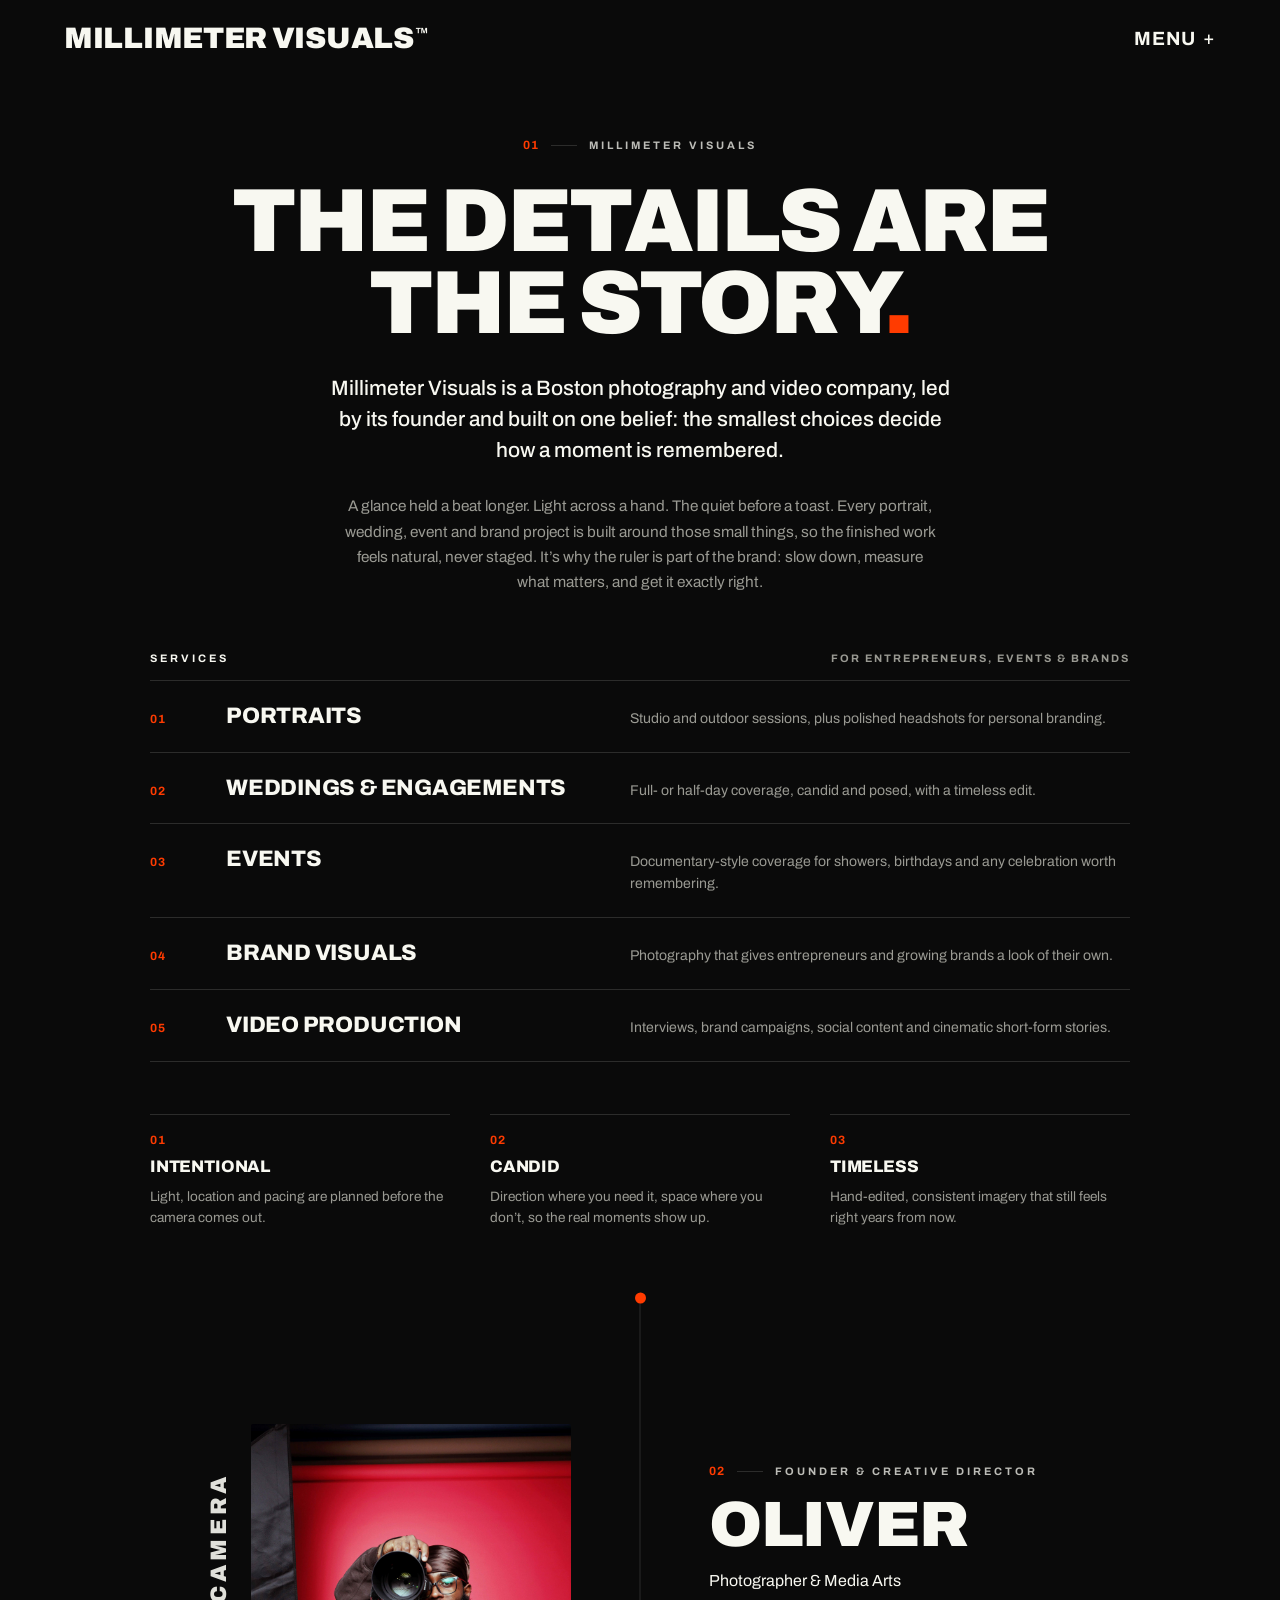
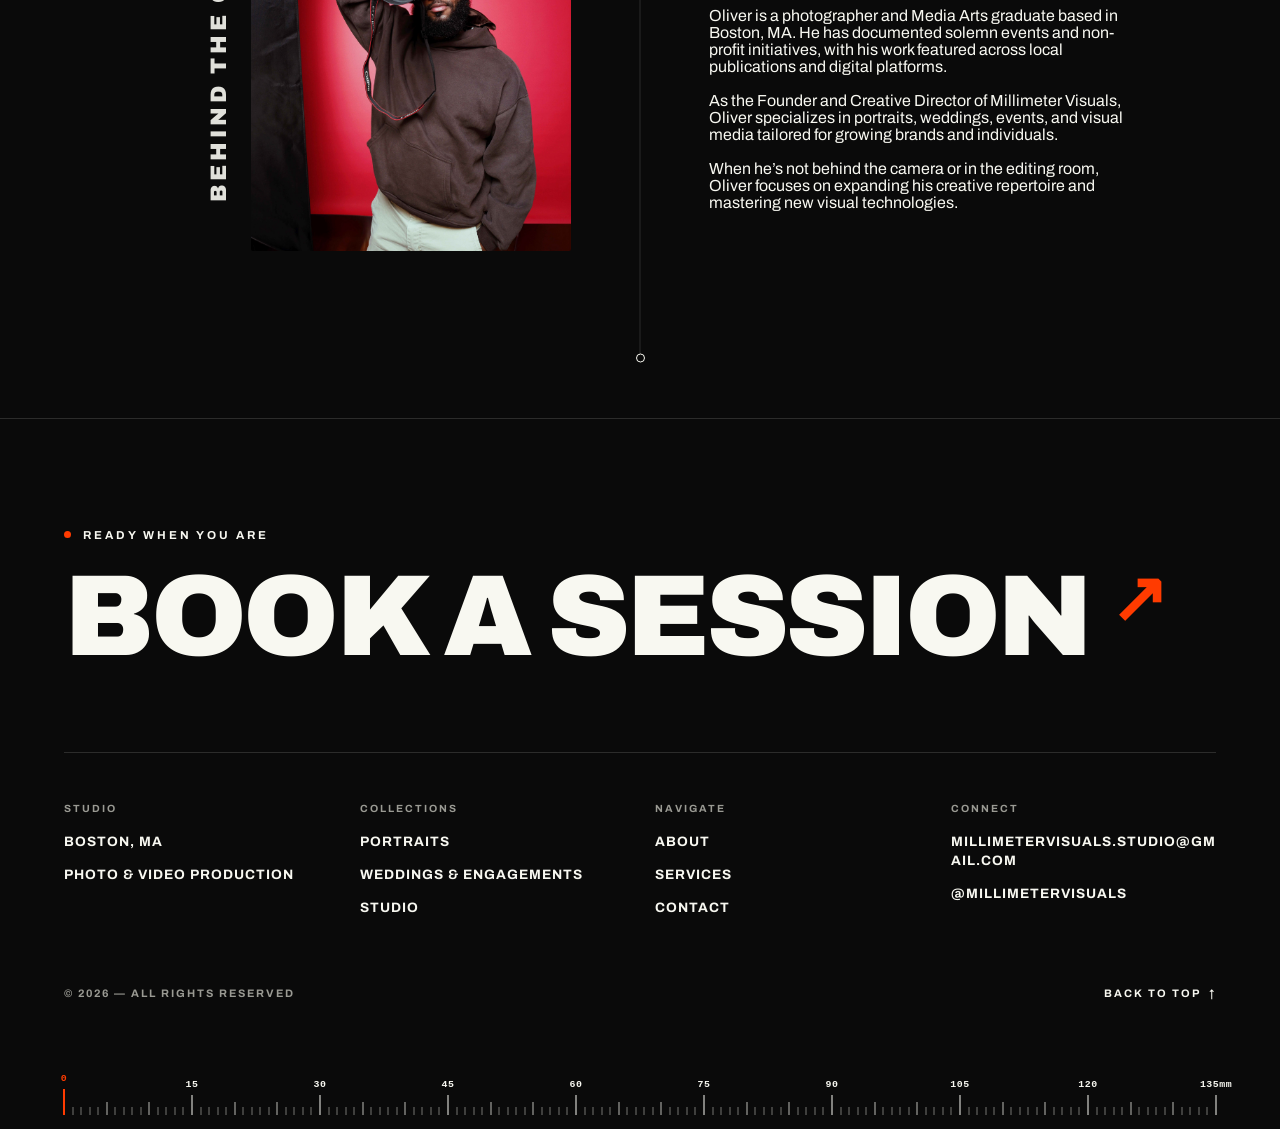
<file: Aboutme.html>
<!DOCTYPE html>
<html lang="en">

<head>
  <meta charset="UTF-8">
  <meta name="viewport" content="width=device-width, initial-scale=1.0">
  <title>About | Millimeter Visuals</title>

<link rel="canonical" href="https://millimetervisuals.com/about.html">

  <script>
        (function () {
            try {
                var nav = performance.getEntriesByType("navigation")[0];
                var type = nav ? nav.type : "navigate";
                var fromInside = false;
                if (document.referrer) {
                    fromInside = new URL(document.referrer).origin === location.origin;
                }
                if (type === "navigate" && !fromInside) {
                    document.documentElement.classList.add("has-intro");
                }
            } catch (e) { }
        })();
    </script>

    <script type="application/ld+json">
{
  "@context": "https://schema.org",
  "@graph": [
    {
      "@type": "WebSite",
      "@id": "https://millimetervisuals.com/#website",
      "url": "https://millimetervisuals.com/",
      "name": "Millimeter Visuals",
      "alternateName": [
        "MillimeterVisuals"
      ],
      "inLanguage": "en"
    },
    {
      "@type": "ProfessionalService",
      "@id": "https://millimetervisuals.com/#business",
      "name": "Millimeter Visuals",
      "alternateName": [
        "MillimeterVisuals"
      ],
      "url": "https://millimetervisuals.com/",
      "logo": "https://millimetervisuals.com/img/logo-512.png",
      "image": "https://millimetervisuals.com/img/logo-512.png",
      "description": "Boston photography and video production: portraits, weddings, events, brand visuals and corporate headshots.",
      "email": "millimetervisuals.studio@gmail.com",
      "areaServed": "Boston, MA",
      "sameAs": [
        "https://www.instagram.com/millimetervisuals"
      ],
      "address": {
        "@type": "PostalAddress",
        "addressLocality": "Boston",
        "addressRegion": "MA",
        "addressCountry": "US"
      }
    }
  ]
}
</script>
  
 <!-- FAVICON -->
    <link rel="icon" type="image/png" href="/img/favicon-32.png" sizes="32x32">
    <link rel="icon" type="image/png" href="/img/favicon-48.png" sizes="48x48">
    <link rel="icon" type="image/png" href="/img/favicon-192.png" sizes="192x192">
    <link rel="apple-touch-icon" href="/img/apple-touch-icon.png">
  
  <!-- STYLES -->
  <link rel="stylesheet" href="css/aboutme.css">

   <!-- JS -->
    <script src="js/protect.js" defer></script>

  <!-- FONT AWESOME -->
  <link rel="stylesheet" href="https://cdnjs.cloudflare.com/ajax/libs/font-awesome/6.5.0/css/all.min.css">

  <!-- GOOGLE FONTS -->
  <link rel="preconnect" href="https://fonts.googleapis.com">
  <link rel="preconnect" href="https://fonts.gstatic.com" crossorigin>
  <link href="https://fonts.googleapis.com/css2?family=Archivo:wght@400;500;600;700;900&display=swap" rel="stylesheet">
</head>

<body>

  <!-- NAV -->
  <header class="nav" id="siteNav">
    <a href="index.html" class="logo">MILLIMETER VISUALS<sup>™</sup></a>
    <button class="menu-btn" id="menuBtn" aria-expanded="false">MENU <span class="menu-plus">+</span></button>
  </header>

  <!-- FULLSCREEN MENU -->
  <div class="fullscreen-menu" id="fullscreenMenu">
    <div class="menu-inner">
      <nav class="fullscreen-nav">
        <a href="Aboutme.html"><span class="menu-num">01</span>ABOUT</a>
        <a href="Services.html"><span class="menu-num">02</span>SERVICES</a>
        <a href="contact.html"><span class="menu-num">03</span>CONTACT</a>
      </nav>
    </div>

    <!-- Fila de contacto -->
    <div class="menu-foot">
      <span class="menu-foot-item">Boston, MA</span>
      <a href="mailto:millimetervisuals.studio@gmail.com" class="menu-foot-item menu-foot-link">millimetervisuals.studio@gmail.com</a>
      <a href="https://www.instagram.com/millimetervisuals" target="_blank" rel="noopener" class="menu-foot-item menu-foot-link">@millimetervisuals</a>
    </div>

    <!-- Regla 0–135 mm -->
    <div class="mm-scale mm-scale--menu" data-mm-scale aria-hidden="true"></div>
  </div>
  
  <!-- MAIN CONTENT -->
  <main class="about-page">

    <!-- 01 — PRESENTACIÓN DE LA MARCA -->
    <section class="brand-intro" id="brandScreen">

      <span class="about-kicker">
        <span class="kicker-num">01</span>
        <span class="kicker-line"></span>
        <span class="kicker-label">Millimeter Visuals</span>
      </span>

      <h1 class="brand-headline">The details are the story<span class="dot">.</span></h1>

      <p class="brand-lead">
        Millimeter Visuals is a Boston photography and video company, led by its founder and built on one belief: the
        smallest choices decide how a moment is remembered.
      </p>

      <p class="brand-body">
        A glance held a beat longer. Light across a hand. The quiet before a toast. Every portrait, wedding, event and
        brand project is built around those small things, so the finished work feels natural, never staged. It’s why
        the ruler is part of the brand: slow down, measure what matters, and get it exactly right.
      </p>

      <div class="brand-services">
        <div class="brand-services-head">
          <span class="brand-services-title">Services</span>
          <span class="brand-services-for">For entrepreneurs, events &amp; brands</span>
        </div>

        <a href="Services.html" class="brand-service">
          <span class="service-num">01</span>
          <span class="service-name">Portraits</span>
          <span class="service-desc">Studio and outdoor sessions, plus polished headshots for personal branding.</span>
        </a>
        <a href="Services.html" class="brand-service">
          <span class="service-num">02</span>
          <span class="service-name">Weddings &amp; Engagements</span>
          <span class="service-desc">Full- or half-day coverage, candid and posed, with a timeless edit.</span>
        </a>
        <a href="Services.html" class="brand-service">
          <span class="service-num">03</span>
          <span class="service-name">Events</span>
          <span class="service-desc">Documentary-style coverage for showers, birthdays and any celebration worth remembering.</span>
        </a>
        <a href="Services.html" class="brand-service">
          <span class="service-num">04</span>
          <span class="service-name">Brand Visuals</span>
          <span class="service-desc">Photography that gives entrepreneurs and growing brands a look of their own.</span>
        </a>
        <a href="Services.html" class="brand-service">
          <span class="service-num">05</span>
          <span class="service-name">Video Production</span>
          <span class="service-desc">Interviews, brand campaigns, social content and cinematic short-form stories.</span>
        </a>
      </div>

      <div class="brand-pillars">
        <div class="brand-pillar">
          <span class="pillar-num">01</span>
          <h3 class="pillar-title">Intentional</h3>
          <p class="pillar-text">Light, location and pacing are planned before the camera comes out.</p>
        </div>
        <div class="brand-pillar">
          <span class="pillar-num">02</span>
          <h3 class="pillar-title">Candid</h3>
          <p class="pillar-text">Direction where you need it, space where you don’t, so the real moments show up.</p>
        </div>
        <div class="brand-pillar">
          <span class="pillar-num">03</span>
          <h3 class="pillar-title">Timeless</h3>
          <p class="pillar-text">Hand-edited, consistent imagery that still feels right years from now.</p>
        </div>
      </div>

    </section>

    <!-- LÍNEA CENTRAL + 02 — FOUNDER / ABOUT -->
    <div class="about-flow" id="aboutFlow">

      <div class="spine" aria-hidden="true">
        <span class="spine-fill"></span>
        <span class="spine-dot"></span>
        <span class="spine-end"></span>
      </div>

      <section class="founder-section" id="bioScreen">

        <!-- CONTENEDOR DE LA FOTO CON TEXTO VERTICAL A LA IZQUIERDA -->
        <div class="founder-media-wrapper">
          <span class="media-badge-vertical">BEHIND THE CAMERA</span>
          <div class="founder-media">
            <img src="img/IMG_5248.jpg" alt="Oliver — Founder & Creative Director, Millimeter Visuals">
          </div>
        </div>

        <div class="founder-info">
          <span class="about-kicker">
            <span class="kicker-num">02</span>
            <span class="kicker-line"></span>
            <span class="kicker-label">Founder &amp; Creative Director</span>
          </span>

          <h2 class="founder-name">Oliver</h2>
          <span class="founder-role">Photographer &amp; Media Arts</span>

          <p class="founder-bio">
            Oliver is a photographer and Media Arts graduate based in Boston, MA. He has documented solemn events and
            non-profit initiatives, with his work featured across local publications and digital platforms.
            <br><br>

            As the Founder and Creative Director of Millimeter Visuals, Oliver specializes in portraits, weddings,
            events, and visual media tailored for growing brands and individuals.
            <br><br>

            When he’s not behind the camera or in the editing room, Oliver focuses on expanding his creative repertoire
            and mastering new visual technologies.
          </p>

        </div>

      </section>
    </div>
  </main>

  <!-- FOOTER PRINCIPAL DE MARCA -->
  <footer class="site-footer" id="siteFooter">

    <!-- LLAMADA A LA ACCIÓN -->
    <div class="footer-cta">
      <p class="footer-eyebrow"><span class="dot"></span>Ready when you are</p>
      <a href="contact.html" class="footer-cta-link">
        <span>Book a session</span>
        <span class="footer-arrow" aria-hidden="true">↗</span>
      </a>
    </div>

    <!-- COLUMNAS -->
    <div class="footer-grid">

      <div class="footer-col">
        <span class="footer-col-title">Studio</span>
        <span class="footer-text">Boston, MA</span>
        <span class="footer-text">Photo &amp; Video Production</span>
      </div>

      <div class="footer-col">
        <span class="footer-col-title">Collections</span>
        <a href="index.html#portraitsGallery" class="footer-link">Portraits</a>
        <a href="index.html#weddingGallery" class="footer-link">Weddings &amp; Engagements</a>
        <a href="index.html#studioGallery" class="footer-link">Studio</a>
      </div>

      <div class="footer-col">
        <span class="footer-col-title">Navigate</span>
        <a href="aboutme.html" class="footer-link">About</a>
        <a href="Services.html" class="footer-link">Services</a>
        <a href="contact.html" class="footer-link">Contact</a>
      </div>

      <div class="footer-col">
        <span class="footer-col-title">Connect</span>
        <a href="mailto:millimetervisuals.studio@gmail.com" class="footer-link">millimetervisuals.studio@gmail.com</a>
        <a href="https://www.instagram.com/millimetervisuals" target="_blank" rel="noopener" class="footer-link">@millimetervisuals</a>
      </div>

    </div>

    <!-- FILA LEGAL -->
    <div class="footer-bottom">
      <span>© 2026 — All rights reserved</span>
      <a href="#" class="footer-top-link">Back to top <span aria-hidden="true">↑</span></a>
    </div>

    <!-- Regla 0–135 mm (la misma del home) -->
    <div class="mm-scale" data-mm-scale aria-hidden="true"></div>

  </footer>

  <!-- JS SCRIPTS -->
  <script>
    window.addEventListener("load", () => {
      document.body.classList.add("loaded");
    });

    // Transición de enlaces
    document.querySelectorAll("a").forEach(link => {
      link.addEventListener("click", function (e) {
        const href = this.getAttribute("href");
        if (href && !href.startsWith("#") && !href.startsWith("http") && !href.startsWith("mailto:") && !href.startsWith("tel:")) {
          e.preventDefault();
          document.body.classList.remove("loaded");
          setTimeout(() => { window.location = href; }, 400);
        }
      });
    });

    // REGLA 0–135 mm (menú + footer)
    document.querySelectorAll("[data-mm-scale]").forEach((el) => {
      const MAX = 135;
      const track = document.createElement("div");
      track.className = "mm-scale-track";
      for (let i = 0; i <= MAX; i++) {
        const tick = document.createElement("span");
        tick.className = "mm-tick";
        tick.style.left = (i / MAX * 100) + "%";
        if (i === 0) tick.classList.add("is-zero");
        else if (i % 15 === 0) tick.classList.add("is-major");
        else if (i % 5 === 0) tick.classList.add("is-mid");
        if (i % 15 === 0) {
          const num = document.createElement("span");
          num.className = "mm-num";
          num.textContent = i === MAX ? i + "mm" : i;
          tick.appendChild(num);
        }
        track.appendChild(tick);
      }
      el.appendChild(track);
    });

    // NAV: transparente arriba; se oscurece al hacer scroll
    const siteNav = document.getElementById("siteNav");
    if (siteNav) {
      const updateNavState = () => {
        siteNav.classList.toggle("is-scrolled", window.scrollY > 40);
      };
      updateNavState();
      window.addEventListener("scroll", updateNavState, { passive: true });
    }

    // MENÚ pantalla completa
    const menuBtn = document.getElementById("menuBtn");
    const fullscreenMenu = document.getElementById("fullscreenMenu");

    function isMenuOpen() {
      return !!fullscreenMenu && fullscreenMenu.classList.contains("active");
    }

    // Abre/cierra el menú y bloquea el scroll de la página mientras está abierto
    function setMenu(open) {
      if (!menuBtn || !fullscreenMenu) return;
      fullscreenMenu.classList.toggle("active", open);
      menuBtn.querySelector(".menu-plus").textContent = open ? "×" : "+";
      menuBtn.setAttribute("aria-expanded", open ? "true" : "false");
      document.body.style.overflow = open ? "hidden" : "";
    }

    if (menuBtn && fullscreenMenu) {
      menuBtn.addEventListener("click", () => setMenu(!isMenuOpen()));
    }

    document.addEventListener("keydown", (e) => {
      if (e.key === "Escape" && isMenuOpen()) setMenu(false);
    });

    // LÍNEA CENTRAL: se dibuja a medida que se baja hacia la bio
    const aboutFlow = document.getElementById("aboutFlow");
    const spine = aboutFlow ? aboutFlow.querySelector(".spine") : null;

    if (aboutFlow && spine) {
      const reduceMotion = window.matchMedia("(prefers-reduced-motion: reduce)").matches;
      let ticking = false;

      const updateSpine = () => {
        ticking = false;
        if (reduceMotion) {
          spine.style.setProperty("--spine", 1);
          return;
        }
        const rect = aboutFlow.getBoundingClientRect();
        const vh = window.innerHeight;
        const progress = (vh * 0.7 - rect.top) / (rect.height - 60);
        spine.style.setProperty("--spine", Math.min(1, Math.max(0, progress)).toFixed(3));
      };

      const requestSpine = () => {
        if (!ticking) {
          ticking = true;
          requestAnimationFrame(updateSpine);
        }
      };

      window.addEventListener("scroll", requestSpine, { passive: true });
      window.addEventListener("resize", requestSpine);
      updateSpine();
    }
  </script>
</body>

</html>
</file>
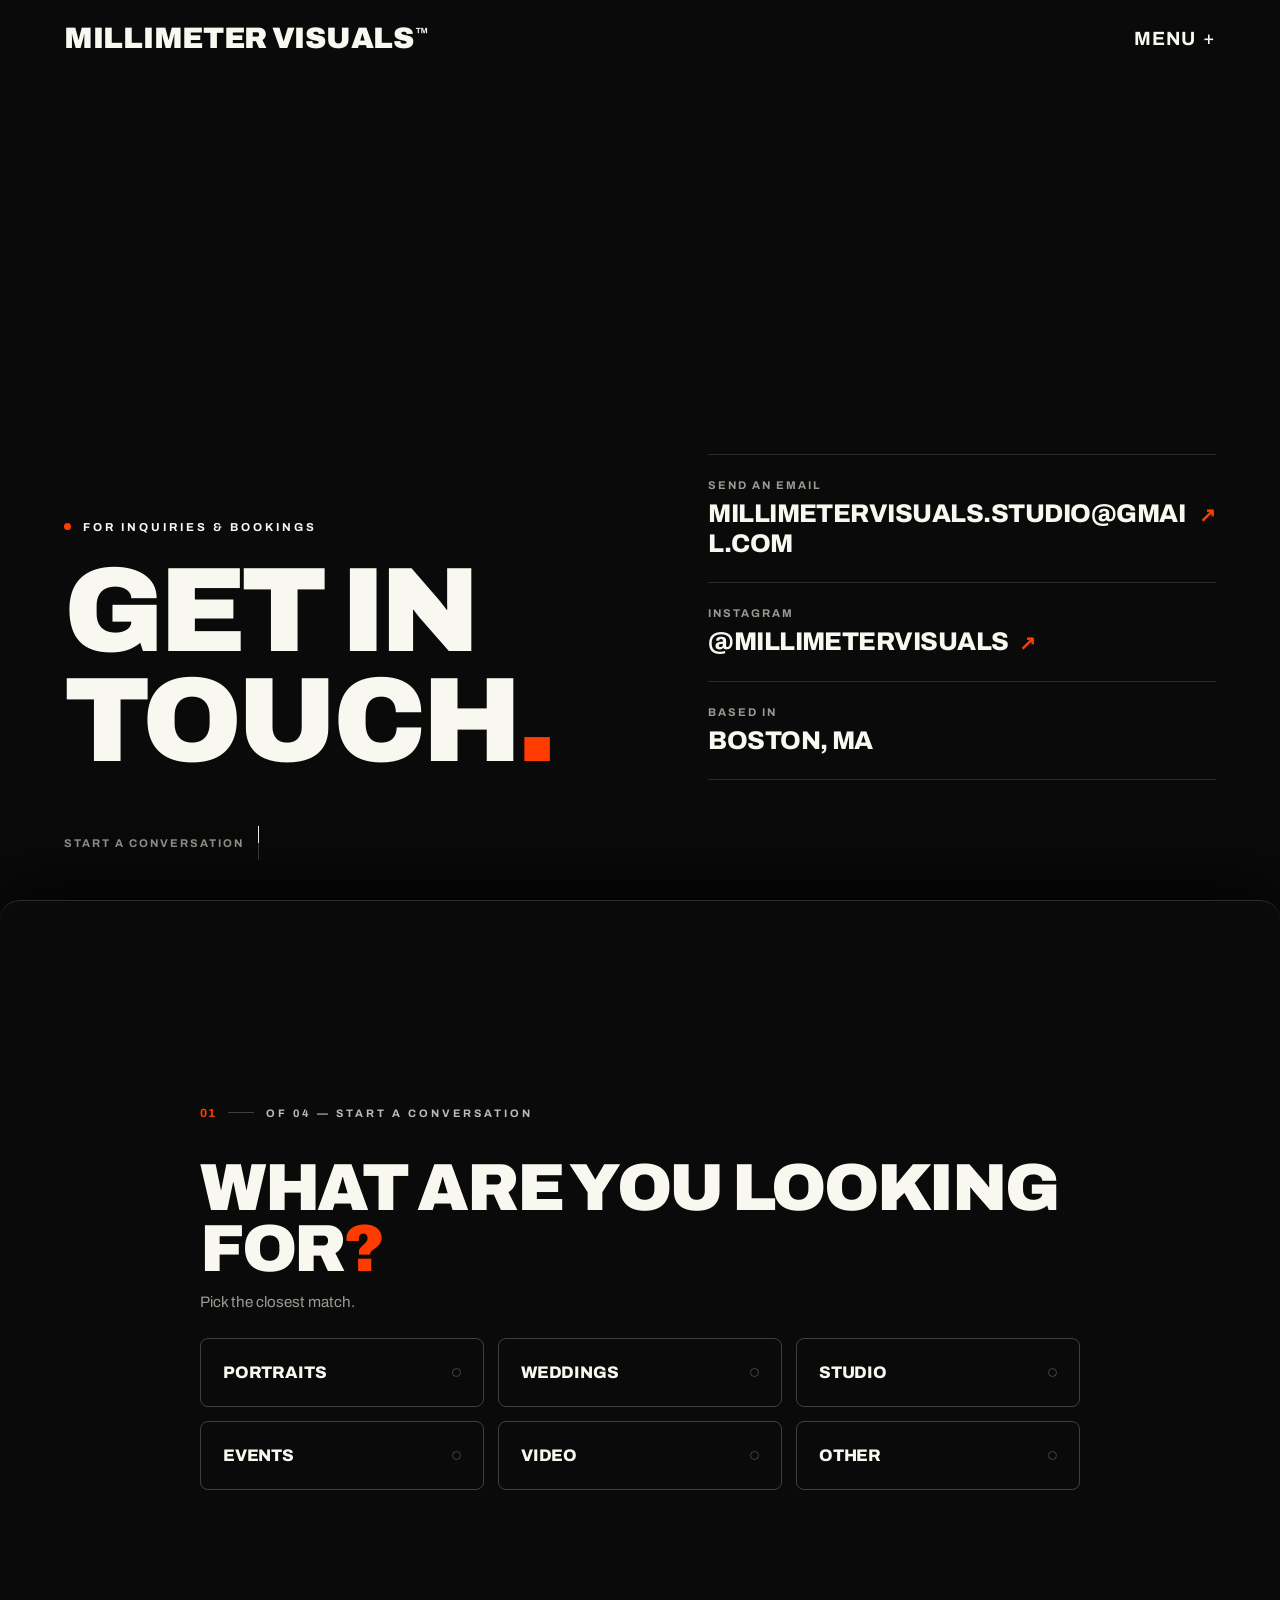
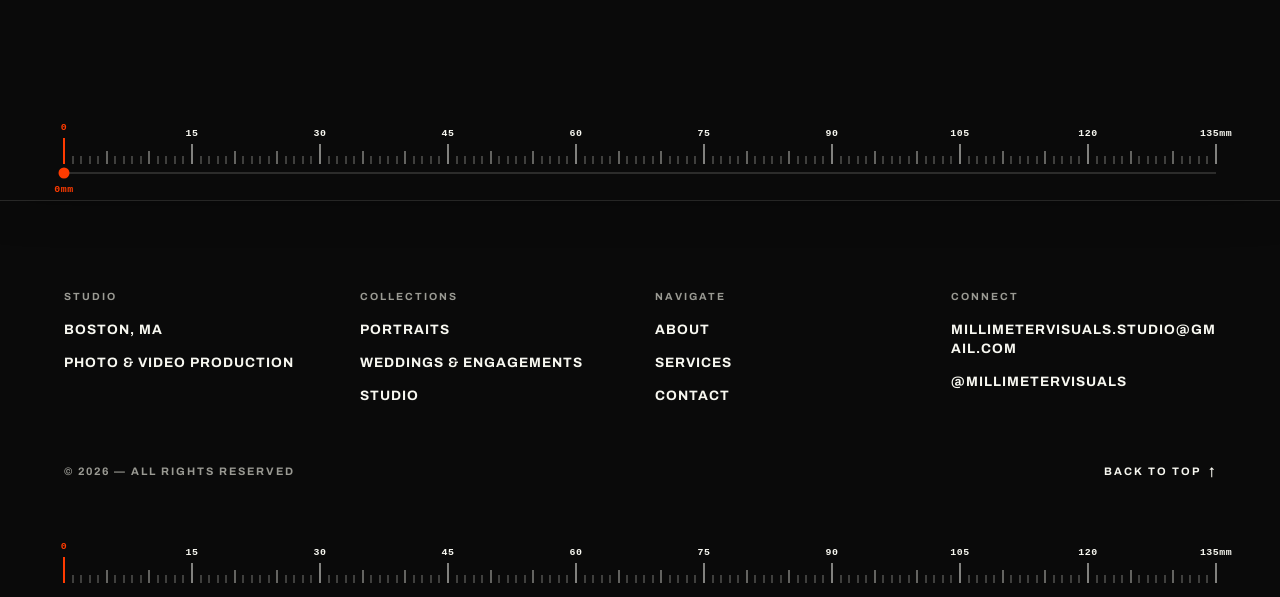
<file: contact.html>
<!DOCTYPE html>
<html lang="en">

<head>
  <meta charset="UTF-8">
  <meta name="viewport" content="width=device-width, initial-scale=1.0">

  <title>Contact | Millimeter Visuals</title>

<link rel="canonical" href="https://millimetervisuals.com/contact.html">

  <script>
        (function () {
            try {
                var nav = performance.getEntriesByType("navigation")[0];
                var type = nav ? nav.type : "navigate";
                var fromInside = false;
                if (document.referrer) {
                    fromInside = new URL(document.referrer).origin === location.origin;
                }
                if (type === "navigate" && !fromInside) {
                    document.documentElement.classList.add("has-intro");
                }
            } catch (e) { }
        })();
    </script>

    <script type="application/ld+json">
{
  "@context": "https://schema.org",
  "@graph": [
    {
      "@type": "WebSite",
      "@id": "https://millimetervisuals.com/#website",
      "url": "https://millimetervisuals.com/",
      "name": "Millimeter Visuals",
      "alternateName": [
        "MillimeterVisuals"
      ],
      "inLanguage": "en"
    },
    {
      "@type": "ProfessionalService",
      "@id": "https://millimetervisuals.com/#business",
      "name": "Millimeter Visuals",
      "alternateName": [
        "MillimeterVisuals"
      ],
      "url": "https://millimetervisuals.com/",
      "logo": "https://millimetervisuals.com/img/logo-512.png",
      "image": "https://millimetervisuals.com/img/logo-512.png",
      "description": "Boston photography and video production: portraits, weddings, events, brand visuals and corporate headshots.",
      "email": "millimetervisuals.studio@gmail.com",
      "areaServed": "Boston, MA",
      "sameAs": [
        "https://www.instagram.com/millimetervisuals"
      ],
      "address": {
        "@type": "PostalAddress",
        "addressLocality": "Boston",
        "addressRegion": "MA",
        "addressCountry": "US"
      }
    }
  ]
}
</script>

  <!-- FAVICON -->
    <link rel="icon" type="image/png" href="/img/favicon-32.png" sizes="32x32">
    <link rel="icon" type="image/png" href="/img/favicon-48.png" sizes="48x48">
    <link rel="icon" type="image/png" href="/img/favicon-192.png" sizes="192x192">
    <link rel="apple-touch-icon" href="/img/apple-touch-icon.png">

  <!-- CONTACT CSS -->
  <link rel="stylesheet" href="css/contact.css">

   <!-- JS -->
    <script src="js/protect.js" defer></script>

  <!-- FONT AWESOME -->
  <link rel="stylesheet" href="https://cdnjs.cloudflare.com/ajax/libs/font-awesome/6.5.0/css/all.min.css">

  <!-- GOOGLE FONTS -->
  <link rel="preconnect" href="https://fonts.googleapis.com">
  <link rel="preconnect" href="https://fonts.gstatic.com" crossorigin>

  <link href="https://fonts.googleapis.com/css2?family=Archivo:wght@400;500;600;700;900&display=swap" rel="stylesheet">
</head>

<body>

  <!-- =====================================================
        NAVIGATION — fijo siempre visible
  ====================================================== -->

  <header class="nav" id="siteNav">

    <a href="index.html" class="logo">
      MILLIMETER VISUALS<sup>™</sup>
    </a>

    <button class="menu-btn" id="menuBtn" aria-expanded="false">
      MENU
      <span class="menu-plus">+</span>
    </button>

  </header>


  <!-- =====================================================
        FULLSCREEN MENU
  ====================================================== -->

  <div class="fullscreen-menu" id="fullscreenMenu">

    <div class="menu-inner">

      <nav class="fullscreen-nav">

        <a href="Aboutme.html"><span class="menu-num">01</span>ABOUT</a>
        <a href="Services.html"><span class="menu-num">02</span>SERVICES</a>
        <a href="contact.html"><span class="menu-num">03</span>CONTACT</a>

      </nav>

    </div>

    <!-- Fila de contacto -->
    <div class="menu-foot">
      <span class="menu-foot-item">Boston, MA</span>
      <a href="mailto:millimetervisuals.studio@gmail.com"
        class="menu-foot-item menu-foot-link">millimetervisuals.studio@gmail.com</a>
      <a href="https://www.instagram.com/millimetervisuals" target="_blank" rel="noopener"
        class="menu-foot-item menu-foot-link">@millimetervisuals</a>
    </div>

    <!-- Regla 0–135 mm -->
    <div class="mm-scale mm-scale--menu" data-mm-scale aria-hidden="true"></div>

  </div>


  <!-- =====================================================
        MAIN CONTENT
        Pantalla 1: presentación (queda fija)
        Pantalla 2: formulario paso a paso (sube por encima)
  ====================================================== -->

  <main class="contact-page">

    <!-- =================================================
            CONTACT INTRO
      ================================================== -->

    <section class="contact-intro" id="contactIntro">

      <div class="intro-inner">

        <div class="intro-left">
          <p class="contact-kicker"><span class="dot"></span>For inquiries &amp; bookings</p>

          <h1 class="contact-headline">
            <span class="line"><span>Get in</span></span>
            <span class="line"><span>touch<span class="dot">.</span></span></span>
          </h1>
        </div>

        <div class="contact-rows">

          <!-- EMAIL -->
          <div class="contact-row">
            <span class="row-label">Send an email</span>
            <a href="mailto:millimetervisuals.studio@gmail.com" class="row-value">
              millimetervisuals.studio@gmail.com <span class="row-arrow" aria-hidden="true">↗</span>
            </a>
          </div>

          <!-- INSTAGRAM -->
          <div class="contact-row">
            <span class="row-label">Instagram</span>
            <a href="https://instagram.com/millimetervisuals" target="_blank" rel="noopener" class="row-value">
              @millimetervisuals <span class="row-arrow" aria-hidden="true">↗</span>
            </a>
          </div>

          <!-- LOCATION -->
          <div class="contact-row">
            <span class="row-label">Based in</span>
            <span class="row-value">Boston, MA</span>
          </div>

        </div>

        <a href="#start" class="intro-scroll">
          <span>Start a conversation</span>
          <span class="intro-scroll-line"></span>
        </a>

      </div>

    </section>


    <!-- =================================================
            BOOKING / FORM — paso a paso
      ================================================== -->

    <section class="booking-section" id="start">

      <div class="stepper" id="stepper">

        <div class="stepper-head">
          <span class="kicker-num" id="stepNow">01</span>
          <span class="kicker-line"></span>
          <span class="kicker-label">of <span id="stepTotal">04</span> — Start a conversation</span>
        </div>

        <!-- FORM -->

        <form class="contact-form" action="https://formspree.io/f/xjkpgbny" method="POST" novalidate>

          <!-- STEP 1 — SERVICE -->
          <div class="step is-active" data-step>

            <h2 class="step-title">What are you looking for<span class="dot">?</span></h2>
            <p class="step-hint">Pick the closest match.</p>

            <div class="chip-grid" role="radiogroup" aria-label="Service">
              <label class="chip"><input type="radio" name="service" value="Portraits" required><span class="chip-text">Portraits</span></label>
              <label class="chip"><input type="radio" name="service" value="Weddings" required><span class="chip-text">Weddings</span></label>
              <label class="chip"><input type="radio" name="service" value="Studio" required><span class="chip-text">Studio</span></label>
              <label class="chip"><input type="radio" name="service" value="Events" required><span class="chip-text">Events</span></label>
              <label class="chip"><input type="radio" name="service" value="Video" required><span class="chip-text">Video</span></label>
              <label class="chip"><input type="radio" name="service" value="Other" required><span class="chip-text">Other</span></label>
            </div>

            <p class="step-error" role="alert"></p>

          </div>


          <!-- STEP 2 — DATE -->
          <div class="step" data-step>

            <h2 class="step-title">When is it happening<span class="dot">?</span></h2>
            <p class="step-hint">Choose the preferred date.</p>

            <div class="form-group">
              <label for="date">Preferred date *</label>
              <input type="date" id="date" name="date" required>
            </div>

            <p class="step-error" role="alert"></p>

            <div class="step-actions">
              <button type="button" class="step-next" data-next>Continue <span aria-hidden="true">→</span></button>
              <button type="button" class="step-back" data-back>← Back</button>
            </div>

          </div>


          <!-- STEP 3 — CONTACT DETAILS -->
          <div class="step" data-step>

            <h2 class="step-title">Where should the reply go<span class="dot">?</span></h2>

            <div class="form-row">

              <div class="form-group">
                <label for="name">Full name *</label>
                <input type="text" id="name" name="name" placeholder="Your name" autocomplete="name" required>
              </div>

              <div class="form-group">
                <label for="email">Email *</label>
                <input type="email" id="email" name="email" placeholder="your@email.com" autocomplete="email" required>
              </div>

            </div>

            <div class="form-group">
              <label for="phone">Phone number</label>
              <input type="tel" id="phone" name="phone" placeholder="Your phone number" autocomplete="tel">
            </div>

            <p class="step-error" role="alert"></p>

            <div class="step-actions">
              <button type="button" class="step-next" data-next>Continue <span aria-hidden="true">→</span></button>
              <button type="button" class="step-back" data-back>← Back</button>
            </div>

          </div>


          <!-- STEP 4 — PROJECT + SUBMIT -->
          <div class="step" data-step>

            <h2 class="step-title">Anything else worth knowing<span class="dot">?</span></h2>
            <p class="step-hint">A few lines about the project help.</p>

            <div class="form-group message-group">
              <label for="message">About your project</label>
              <textarea id="message" name="message" placeholder="What are you planning?"></textarea>
            </div>

            <div class="form-group">
              <label for="referral">How did you find Millimeter Visuals?</label>
              <select id="referral" name="referral">
                <option value="">Select an option</option>
                <option value="Instagram">Instagram</option>
                <option value="Friend">Friend</option>
                <option value="Referral">Referral</option>
                <option value="Other">Other</option>
              </select>
            </div>

            <!-- EMAIL SUBJECT -->
            <input type="hidden" name="_subject" value="New Inquiry — Millimeter Visuals">

            <p class="step-error" id="formError" role="alert"></p>

            <!-- SUBMIT -->
            <div class="step-actions">
              <button type="submit" class="submit-button">SEND INQUIRY</button>
              <button type="button" class="step-back" data-back>← Back</button>
            </div>

          </div>

        </form>

        <!-- PANTALLA FINAL -->
        <div class="step-done" aria-live="polite">
          <h2 class="step-title">Sent<span class="dot">.</span></h2>
          <p class="form-success" id="formSuccess">Thank you. You'll hear back soon.</p>
          <div class="step-actions">
            <a href="index.html" class="step-next">Back to home <span aria-hidden="true">→</span></a>
          </div>
        </div>

      </div>

      <!-- REGLA 0–135 mm = progreso del formulario -->
      <div class="step-ruler" aria-hidden="true">
        <div class="mm-scale" data-mm-scale></div>
        <div class="step-progress">
          <span class="step-progress-fill" id="stepFill"></span>
          <span class="step-progress-head" id="stepHead">
            <span class="step-progress-label" id="stepMm">0mm</span>
          </span>
        </div>
      </div>

    </section>

  </main>


  <!-- =========================================================
       FOOTER PRINCIPAL (igual que home y About, sin el bloque
       "Book a session" porque esta ya es la página de contacto)
  ========================================================= -->
  <footer class="site-footer" id="siteFooter">

    <!-- COLUMNAS -->
    <div class="footer-grid">

      <div class="footer-col">
        <span class="footer-col-title">Studio</span>
        <span class="footer-text">Boston, MA</span>
        <span class="footer-text">Photo &amp; Video Production</span>
      </div>

      <div class="footer-col">
        <span class="footer-col-title">Collections</span>
        <a href="index.html#portraitsGallery" class="footer-link">Portraits</a>
        <a href="index.html#weddingGallery" class="footer-link">Weddings &amp; Engagements</a>
        <a href="index.html#studioGallery" class="footer-link">Studio</a>
      </div>

      <div class="footer-col">
        <span class="footer-col-title">Navigate</span>
        <a href="Aboutme.html" class="footer-link">About</a>
        <a href="Services.html" class="footer-link">Services</a>
        <a href="contact.html" class="footer-link">Contact</a>
      </div>

      <div class="footer-col">
        <span class="footer-col-title">Connect</span>
        <a href="mailto:millimetervisuals.studio@gmail.com" class="footer-link">millimetervisuals.studio@gmail.com</a>
        <a href="https://www.instagram.com/millimetervisuals" target="_blank" rel="noopener"
          class="footer-link">@millimetervisuals</a>
      </div>

    </div>

    <!-- FILA LEGAL -->
    <div class="footer-bottom">
      <span>© 2026 — All rights reserved</span>
      <a href="#" class="footer-top-link">Back to top <span aria-hidden="true">↑</span></a>
    </div>

    <!-- Regla 0–135 mm (la misma del home) -->
    <div class="mm-scale" data-mm-scale aria-hidden="true"></div>

  </footer>


  <!-- =====================================================
        JAVASCRIPT
  ====================================================== -->

  <script>

    /* PAGE FADE IN */

    window.addEventListener("load", () => {
      document.body.classList.add("loaded");
    });


    /* PAGE TRANSITIONS */

    document.querySelectorAll("a").forEach(link => {

      link.addEventListener("click", function (e) {

        const href = this.getAttribute("href");

        if (
          href &&
          !href.startsWith("#") &&
          !href.startsWith("http") &&
          !href.startsWith("mailto:") &&
          !href.startsWith("tel:")
        ) {

          e.preventDefault();

          document.body.classList.remove("loaded");

          setTimeout(() => {
            window.location = href;
          }, 400);

        }

      });

    });


    /* REGLA 0–135 mm (menú + formulario + footer) */

    document.querySelectorAll("[data-mm-scale]").forEach((el) => {
      const MAX = 135;
      const track = document.createElement("div");
      track.className = "mm-scale-track";
      for (let i = 0; i <= MAX; i++) {
        const tick = document.createElement("span");
        tick.className = "mm-tick";
        tick.style.left = (i / MAX * 100) + "%";
        if (i === 0) tick.classList.add("is-zero");
        else if (i % 15 === 0) tick.classList.add("is-major");
        else if (i % 5 === 0) tick.classList.add("is-mid");
        if (i % 15 === 0) {
          const num = document.createElement("span");
          num.className = "mm-num";
          num.textContent = i === MAX ? i + "mm" : i;
          tick.appendChild(num);
        }
        track.appendChild(tick);
      }
      el.appendChild(track);
    });


    /* NAV — transparente arriba; se oscurece al hacer scroll */

    const siteNav = document.getElementById("siteNav");

    if (siteNav) {

      const updateNavState = () => {
        siteNav.classList.toggle("is-scrolled", window.scrollY > 40);
      };

      updateNavState();

      window.addEventListener("scroll", updateNavState, { passive: true });

    }


    /* FULLSCREEN MENU */

    const menuBtn = document.getElementById("menuBtn");
    const fullscreenMenu = document.getElementById("fullscreenMenu");

    function isMenuOpen() {
      return !!fullscreenMenu && fullscreenMenu.classList.contains("active");
    }

    // Abre/cierra el menú y bloquea el scroll de la página mientras está abierto
    function setMenu(open) {
      if (!menuBtn || !fullscreenMenu) return;
      fullscreenMenu.classList.toggle("active", open);
      menuBtn.querySelector(".menu-plus").textContent = open ? "×" : "+";
      menuBtn.setAttribute("aria-expanded", open ? "true" : "false");
      document.body.style.overflow = open ? "hidden" : "";
    }

    if (menuBtn && fullscreenMenu) {
      menuBtn.addEventListener("click", () => setMenu(!isMenuOpen()));
    }


    /* POLICY */

    const policyButton = document.getElementById("policyButton");
    const policyOverlay = document.getElementById("policyOverlay");
    const policyClose = document.getElementById("policyClose");


    function openPolicy() {

      if (policyOverlay) {

        policyOverlay.classList.add("active");

        policyOverlay.setAttribute("aria-hidden", "false");

        document.body.classList.add("policy-open");

      }

    }


    function closePolicy() {

      if (policyOverlay) {

        policyOverlay.classList.remove("active");

        policyOverlay.setAttribute("aria-hidden", "true");

        document.body.classList.remove("policy-open");

      }

    }


    if (policyButton) {
      policyButton.addEventListener("click", openPolicy);
    }


    if (policyClose) {
      policyClose.addEventListener("click", closePolicy);
    }


    if (policyOverlay) {

      policyOverlay.addEventListener("click", (event) => {

        if (event.target === policyOverlay) {
          closePolicy();
        }

      });

    }


    /* ESC — cierra el menú y la política */

    document.addEventListener("keydown", (event) => {

      if (event.key !== "Escape") return;

      if (isMenuOpen()) setMenu(false);

      if (policyOverlay && policyOverlay.classList.contains("active")) {
        closePolicy();
      }

    });


    /* INTRO — se aleja y se oscurece mientras el formulario sube encima */

    (function initIntroDepth() {
      const intro = document.getElementById("contactIntro");
      const booking = document.getElementById("start");
      const reduceMotion = window.matchMedia("(prefers-reduced-motion: reduce)").matches;
      if (!intro || !booking || reduceMotion) return;

      let ticking = false;

      const update = () => {
        ticking = false;
        const vh = window.innerHeight;
        const p = Math.min(1, Math.max(0, 1 - booking.getBoundingClientRect().top / vh));
        intro.style.setProperty("--p", p.toFixed(3));
      };

      const request = () => {
        if (!ticking) {
          ticking = true;
          requestAnimationFrame(update);
        }
      };

      window.addEventListener("scroll", request, { passive: true });
      window.addEventListener("resize", request);
      update();
    })();


    /* FORMULARIO PASO A PASO + FORMSPREE */

    const stepper = document.getElementById("stepper");
    const contactForm = document.querySelector(".contact-form");

    if (stepper && contactForm) {

      const steps = Array.from(contactForm.querySelectorAll("[data-step]"));
      const stepNow = document.getElementById("stepNow");
      const stepTotal = document.getElementById("stepTotal");
      const stepFill = document.getElementById("stepFill");
      const stepHead = document.getElementById("stepHead");
      const stepMm = document.getElementById("stepMm");
      const formError = document.getElementById("formError");
      const isTouch = window.matchMedia("(pointer: coarse)").matches;

      let current = 0;

      stepTotal.textContent = String(steps.length).padStart(2, "0");

      // La fecha no puede ser anterior a hoy
      const dateInput = contactForm.querySelector('input[type="date"]');
      if (dateInput) {
        const local = new Date(Date.now() - new Date().getTimezoneOffset() * 60000);
        dateInput.min = local.toISOString().slice(0, 10);
      }

      // La regla marca el avance: 0 mm al inicio, 135 mm al terminar
      function setProgress(index) {
        const pct = steps.length > 1 ? index / (steps.length - 1) : 0;
        stepFill.style.transform = "scaleX(" + pct + ")";
        stepHead.style.left = (pct * 100) + "%";
        stepMm.textContent = Math.round(pct * 135) + "mm";
      }

      function showError(step, message) {
        const box = step.querySelector(".step-error");
        if (box) box.textContent = message || "";
      }

      function validateStep(step) {
        showError(step, "");

        const radios = step.querySelectorAll('input[type="radio"][required]');
        if (radios.length && !step.querySelector('input[type="radio"]:checked')) {
          showError(step, "Please choose one option.");
          return false;
        }

        const fields = step.querySelectorAll('input:not([type="radio"]), select, textarea');
        for (const field of fields) {
          if (!field.checkValidity()) {
            field.reportValidity();
            return false;
          }
        }
        return true;
      }

      function go(index, direction) {
        steps[current].classList.remove("is-active", "from-next", "from-prev");
        current = index;
        const step = steps[current];
        step.classList.add("is-active", direction > 0 ? "from-next" : "from-prev");

        stepNow.textContent = String(current + 1).padStart(2, "0");
        setProgress(current);

        if (!isTouch) {
          const first = step.querySelector('input:not([type="radio"]):not([type="hidden"]), select, textarea');
          if (first) setTimeout(() => first.focus({ preventScroll: true }), 350);
        }
      }

      function next() {
        if (!validateStep(steps[current])) return;
        if (current < steps.length - 1) go(current + 1, 1);
      }

      function back() {
        if (current > 0) go(current - 1, -1);
      }

      contactForm.addEventListener("click", (event) => {
        if (event.target.closest("[data-next]")) next();
        if (event.target.closest("[data-back]")) back();
      });

      // Al elegir un servicio, pasa solo al siguiente paso
      contactForm.querySelectorAll('input[name="service"]').forEach((radio) => {
        radio.addEventListener("change", () => {
          showError(steps[0], "");
          setTimeout(next, 280);
        });
      });

      // Enter avanza al siguiente paso en vez de enviar el formulario
      contactForm.addEventListener("keydown", (event) => {
        if (event.key === "Enter" && event.target.tagName === "INPUT") {
          event.preventDefault();
          if (current < steps.length - 1) next();
        }
      });

      contactForm.addEventListener("submit", async function (e) {

        e.preventDefault();

        if (current < steps.length - 1) {
          next();
          return;
        }

        if (!validateStep(steps[current])) return;

        const submitButton = contactForm.querySelector("button[type='submit']");

        submitButton.disabled = true;

        submitButton.textContent = "SENDING...";

        formError.textContent = "";


        const formData = new FormData(contactForm);


        try {

          const response = await fetch(contactForm.action, {
            method: "POST",
            body: formData,
            headers: {
              "Accept": "application/json"
            }
          });


          if (response.ok) {

            contactForm.reset();

            submitButton.textContent = "SENT";

            setProgress(steps.length - 1);

            stepper.classList.add("is-done");

          } else {

            submitButton.disabled = false;

            submitButton.textContent = "SEND INQUIRY";

            formError.textContent = "Something went wrong. Please try again or email millimetervisuals.studio@gmail.com.";

          }


        } catch (error) {

          submitButton.disabled = false;

          submitButton.textContent = "SEND INQUIRY";

          formError.textContent = "Something went wrong. Please try again or email millimetervisuals.studio@gmail.com.";

          console.error("Formspree error:", error);

        }

      });

      setProgress(0);

    }

  </script>

</body>

</html>
</file>
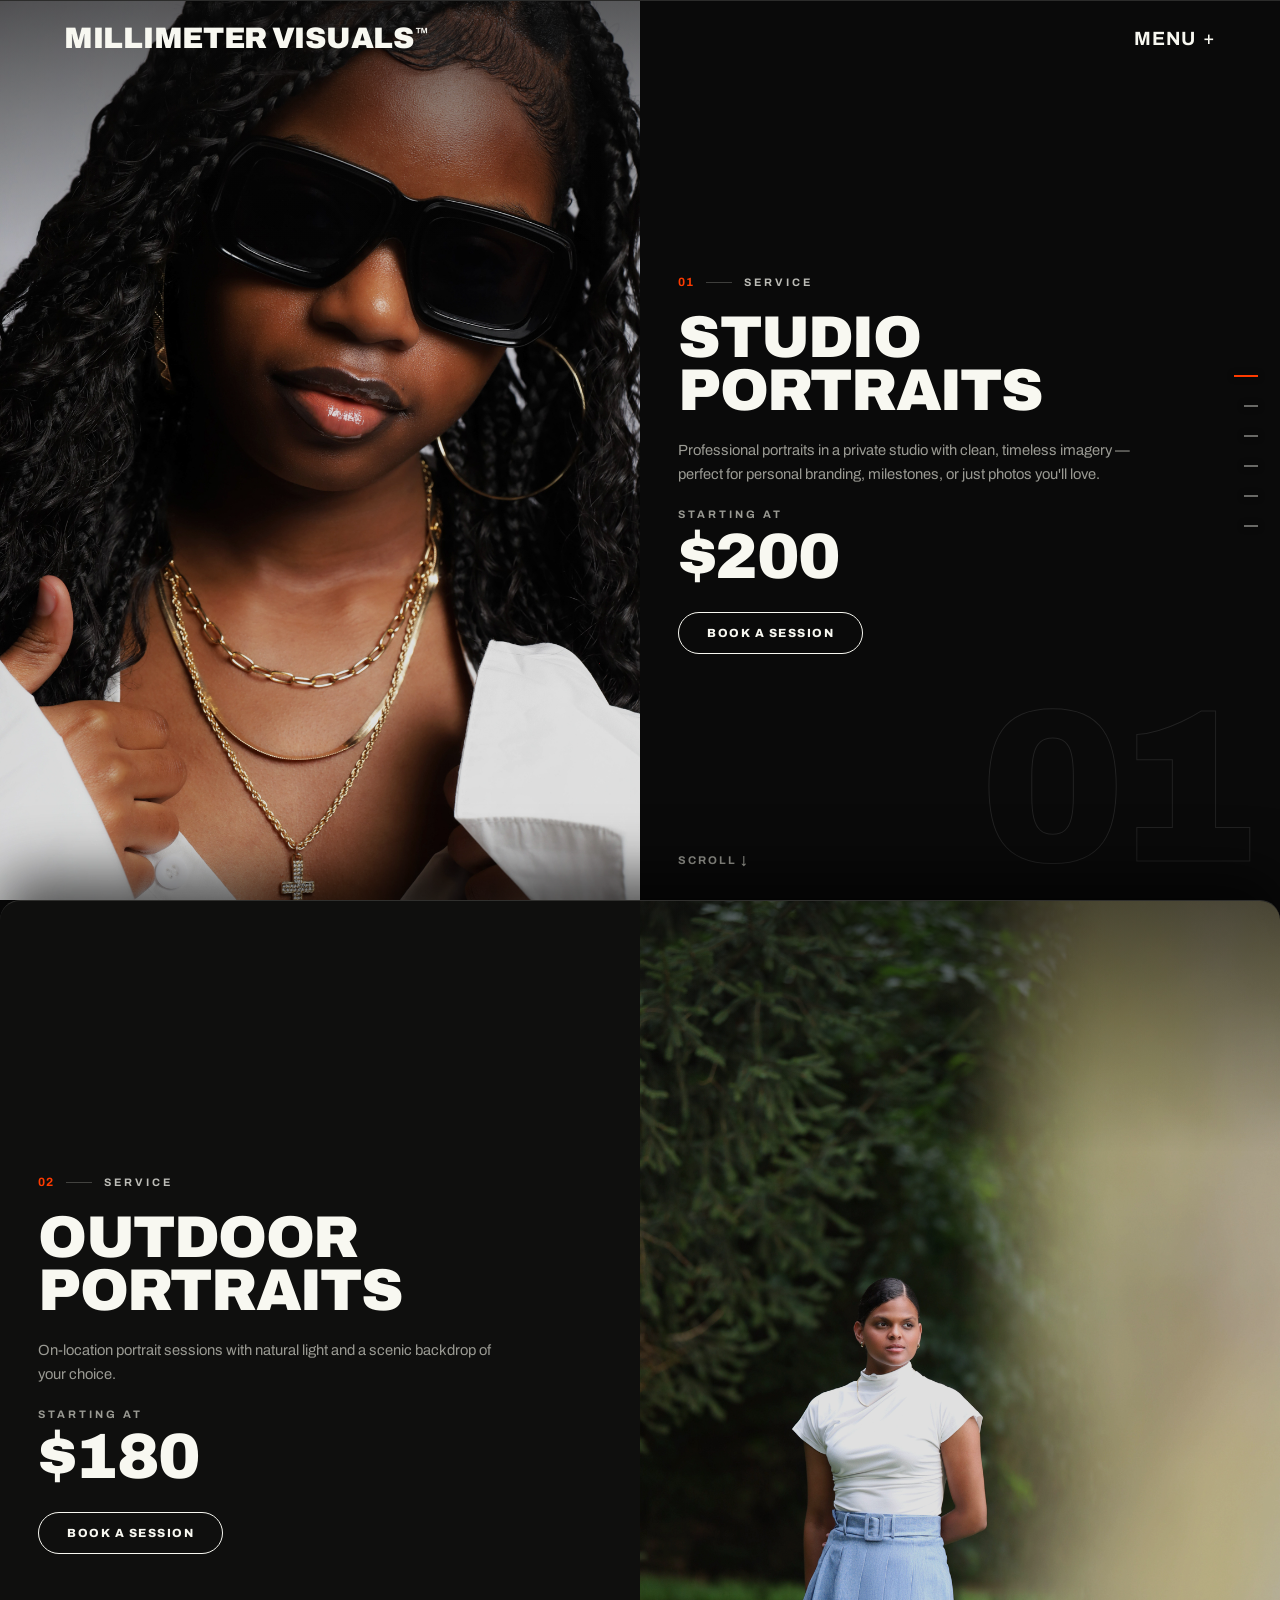
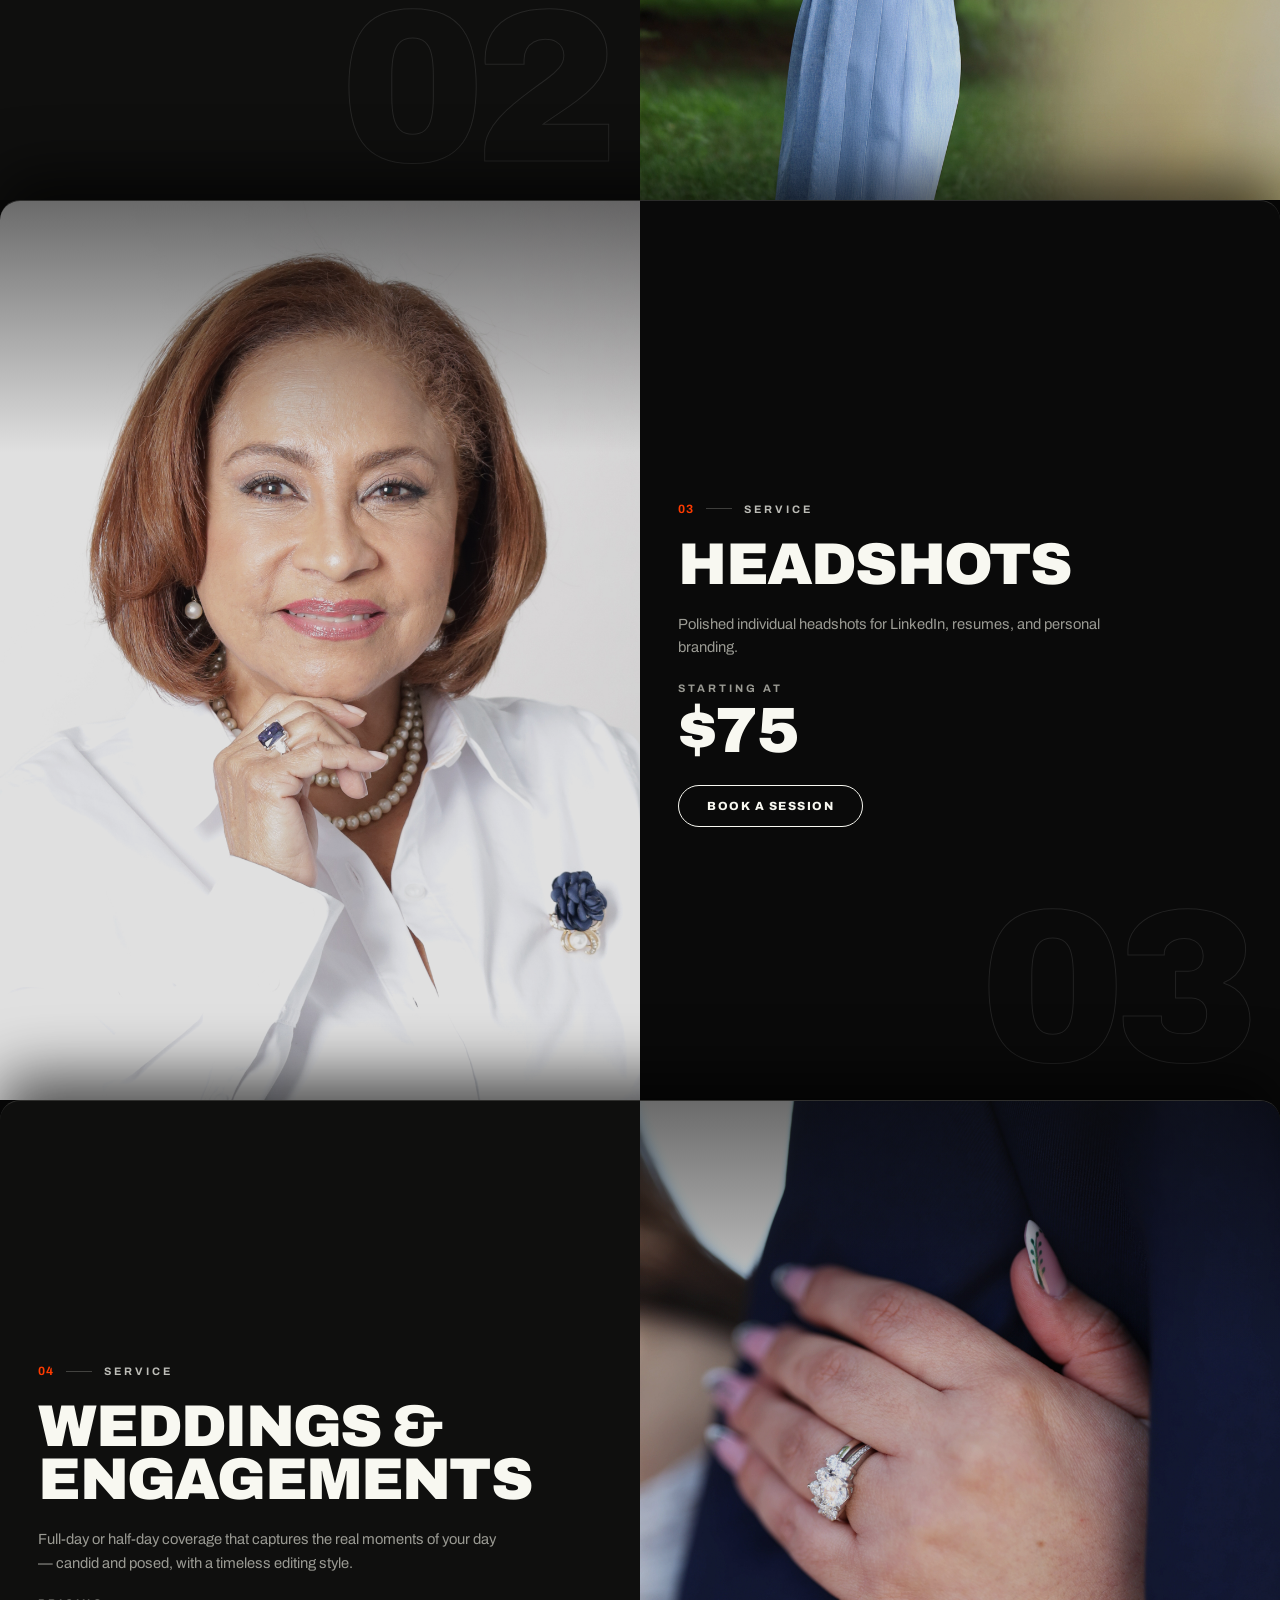
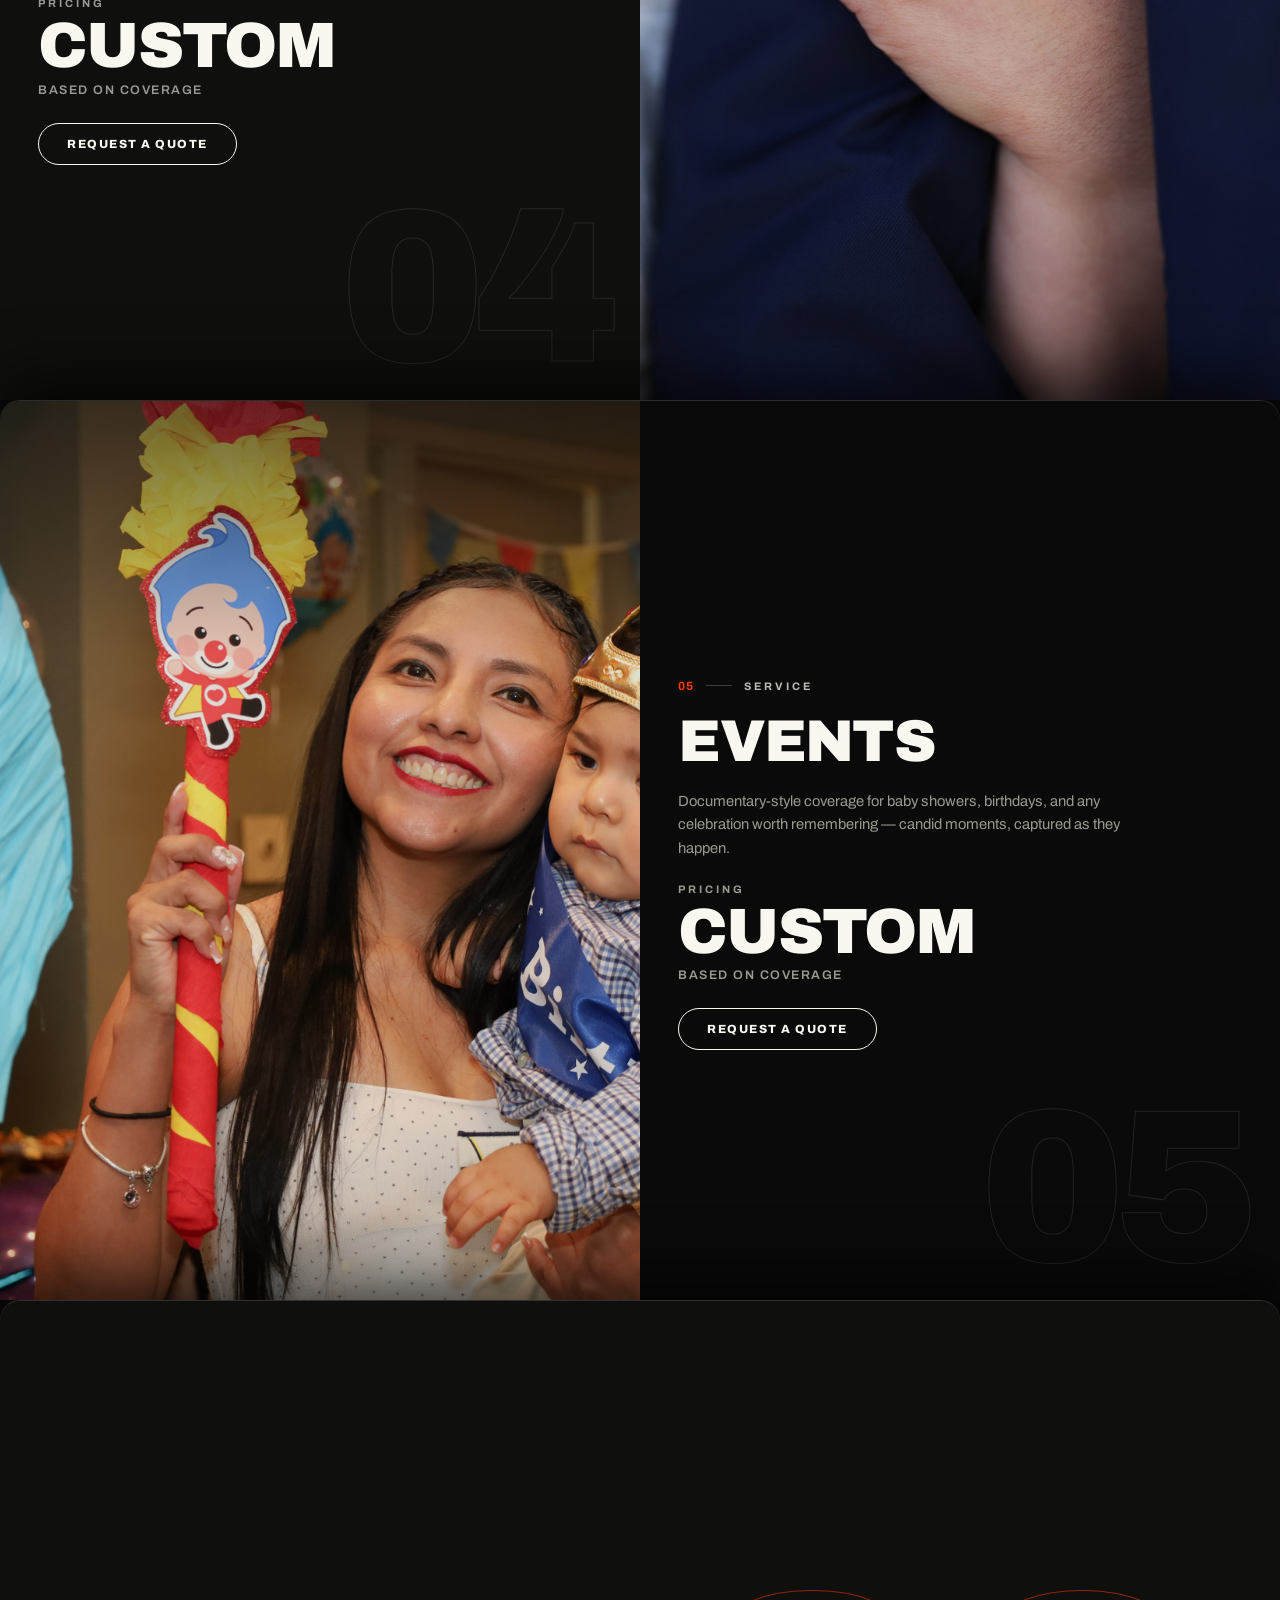
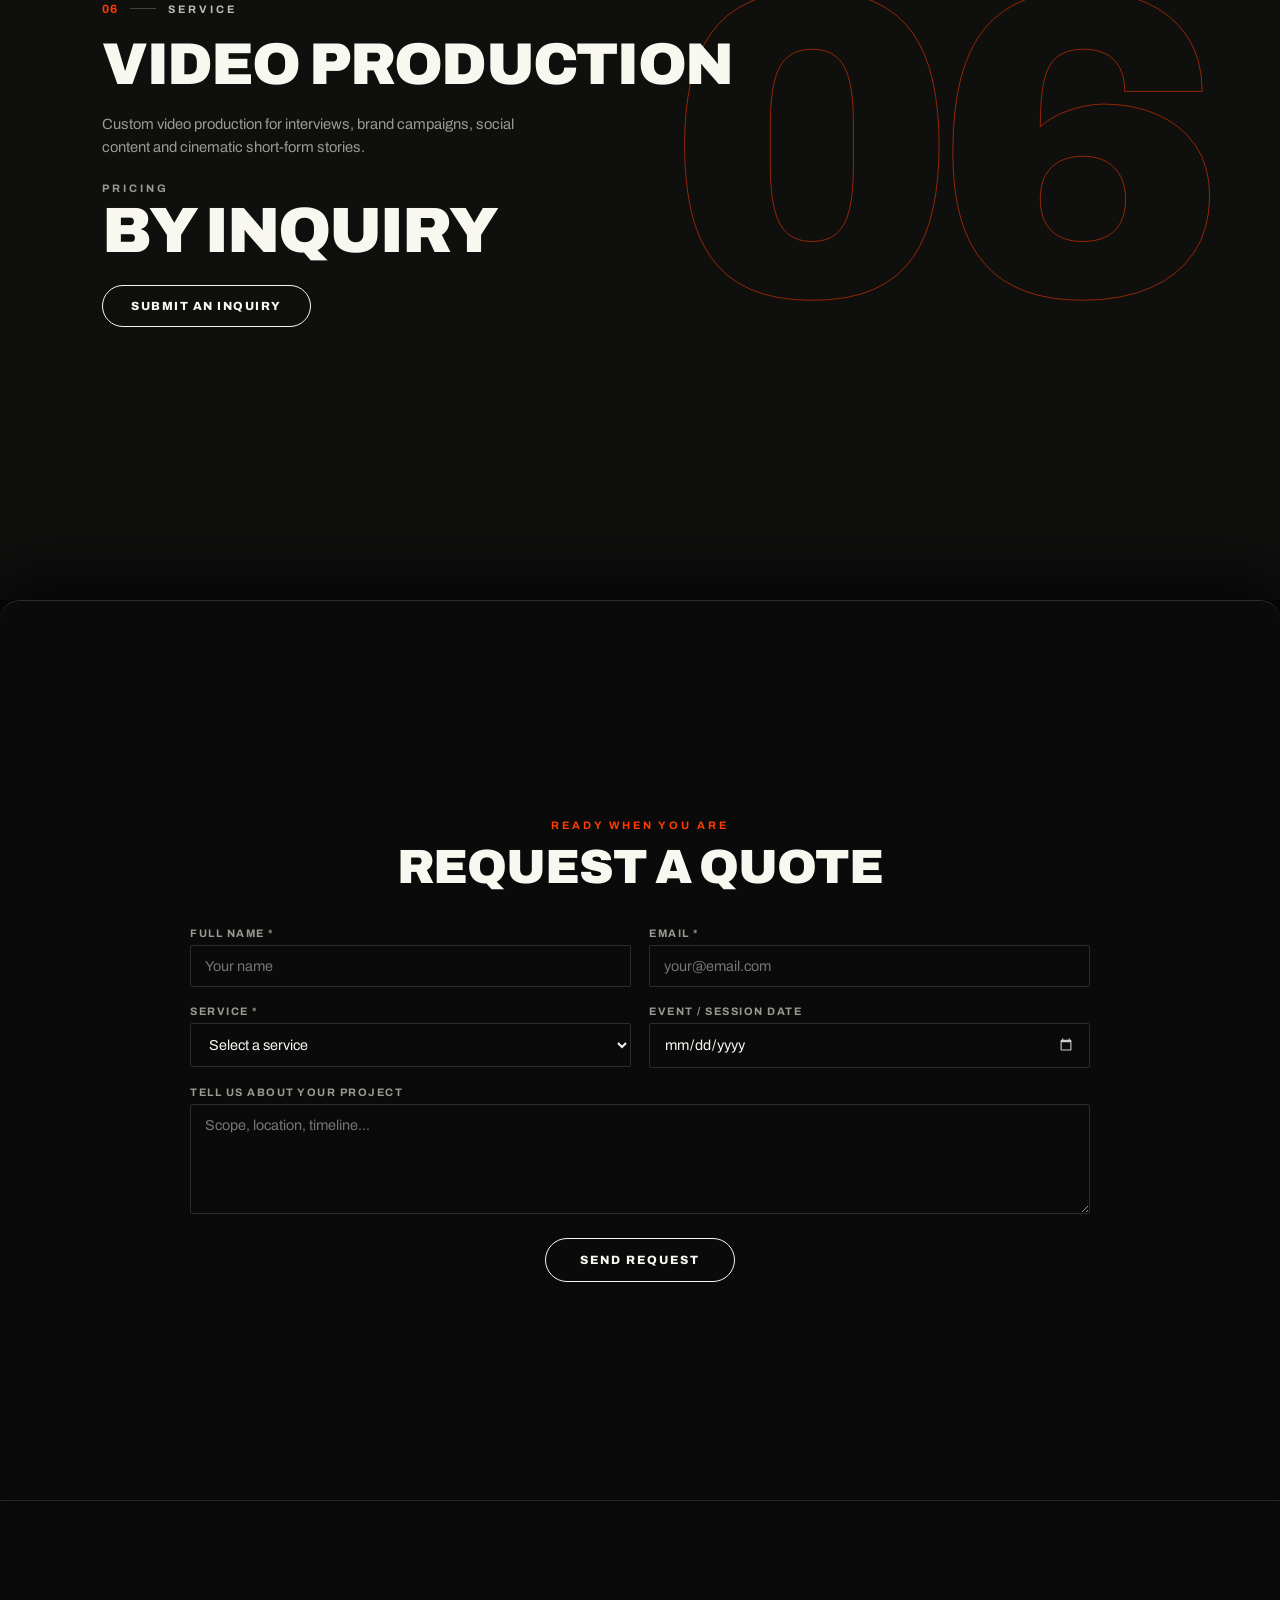
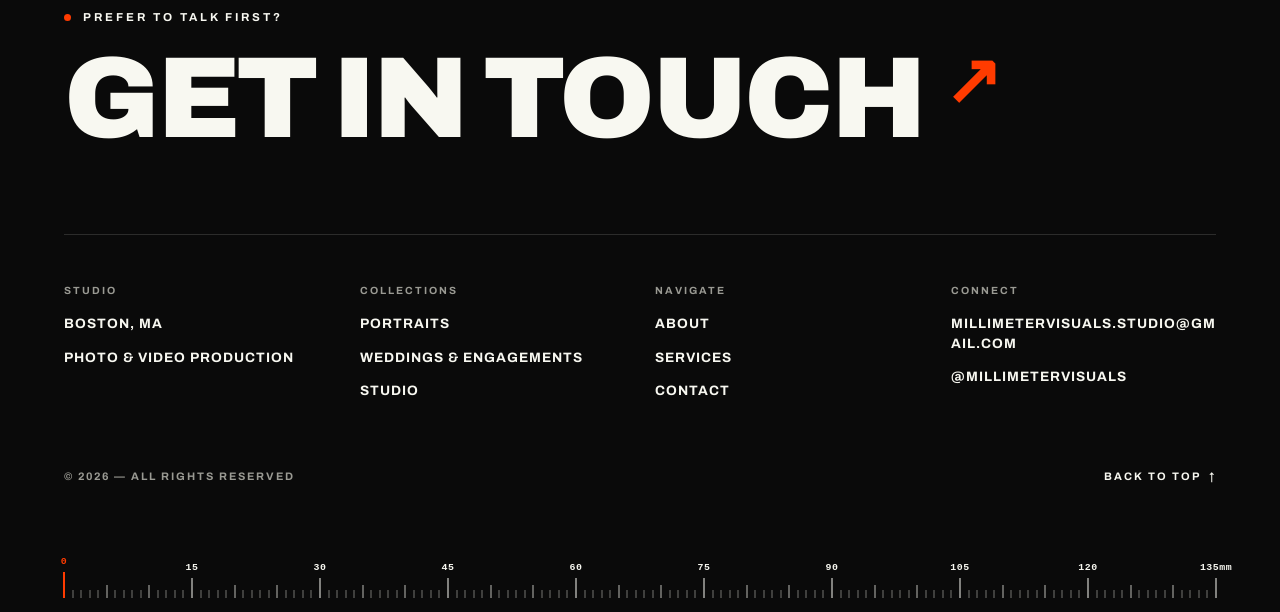
<file: Services.html>
<!DOCTYPE html>
<html lang="en">

<head>
    <meta charset="UTF-8">
    <meta name="viewport" content="width=device-width, initial-scale=1.0">
    <title>Services | Millimeter Visuals</title>

<link rel="canonical" href="https://millimetervisuals.com/services.html">

    <script>
        (function () {
            try {
                var nav = performance.getEntriesByType("navigation")[0];
                var type = nav ? nav.type : "navigate";
                var fromInside = false;
                if (document.referrer) {
                    fromInside = new URL(document.referrer).origin === location.origin;
                }
                if (type === "navigate" && !fromInside) {
                    document.documentElement.classList.add("has-intro");
                }
            } catch (e) { }
        })();
    </script>

    <script type="application/ld+json">
{
  "@context": "https://schema.org",
  "@graph": [
    {
      "@type": "WebSite",
      "@id": "https://millimetervisuals.com/#website",
      "url": "https://millimetervisuals.com/",
      "name": "Millimeter Visuals",
      "alternateName": [
        "MillimeterVisuals"
      ],
      "inLanguage": "en"
    },
    {
      "@type": "ProfessionalService",
      "@id": "https://millimetervisuals.com/#business",
      "name": "Millimeter Visuals",
      "alternateName": [
        "MillimeterVisuals"
      ],
      "url": "https://millimetervisuals.com/",
      "logo": "https://millimetervisuals.com/img/logo-512.png",
      "image": "https://millimetervisuals.com/img/logo-512.png",
      "description": "Boston photography and video production: portraits, weddings, events, brand visuals and corporate headshots.",
      "email": "millimetervisuals.studio@gmail.com",
      "areaServed": "Boston, MA",
      "sameAs": [
        "https://www.instagram.com/millimetervisuals"
      ],
      "address": {
        "@type": "PostalAddress",
        "addressLocality": "Boston",
        "addressRegion": "MA",
        "addressCountry": "US"
      }
    }
  ]
}
</script>


    <!-- FAVICON -->
    <link rel="icon" type="image/png" href="/img/favicon-32.png" sizes="32x32">
    <link rel="icon" type="image/png" href="/img/favicon-48.png" sizes="48x48">
    <link rel="icon" type="image/png" href="/img/favicon-192.png" sizes="192x192">
    <link rel="apple-touch-icon" href="/img/apple-touch-icon.png">

    <!-- STYLES -->
    <link rel="stylesheet" href="css/Services.css">

     <!-- JS -->
    <script src="js/protect.js" defer></script>

    <!-- FONT AWESOME -->
    <link rel="stylesheet" href="https://cdnjs.cloudflare.com/ajax/libs/font-awesome/6.5.0/css/all.min.css">

    <!-- GOOGLE FONTS -->
    <link rel="preconnect" href="https://fonts.googleapis.com">
    <link rel="preconnect" href="https://fonts.gstatic.com" crossorigin>
    <link href="https://fonts.googleapis.com/css2?family=Archivo:wght@400;500;600;700;900&display=swap"
        rel="stylesheet">
</head>

<body>

    <!-- NAV -->
    <header class="nav" id="siteNav">
        <a href="index.html" class="logo">MILLIMETER VISUALS<sup>™</sup></a>
        <button class="menu-btn" id="menuBtn" aria-expanded="false">MENU <span class="menu-plus">+</span></button>
    </header>

    <!-- FULLSCREEN MENU -->
    <div class="fullscreen-menu" id="fullscreenMenu">
        <div class="menu-inner">
            <nav class="fullscreen-nav">
                <a href="Aboutme.html"><span class="menu-num">01</span>ABOUT</a>
                <a href="Services.html"><span class="menu-num">02</span>SERVICES</a>
                <a href="contact.html"><span class="menu-num">03</span>CONTACT</a>
            </nav>
        </div>

        <!-- Fila de contacto -->
        <div class="menu-foot">
            <span class="menu-foot-item">Boston, MA</span>
            <a href="mailto:millimetervisuals.studio@gmail.com"
                class="menu-foot-item menu-foot-link">millimetervisuals.studio@gmail.com</a>
            <a href="https://www.instagram.com/millimetervisuals" target="_blank" rel="noopener"
                class="menu-foot-item menu-foot-link">@millimetervisuals</a>
        </div>

        <!-- Regla 0–135 mm -->
        <div class="mm-scale mm-scale--menu" data-mm-scale aria-hidden="true"></div>
    </div>

    <!-- ÍNDICE LATERAL (se genera con JS) -->
    <nav class="slide-index" id="slideIndex" aria-label="Services"></nav>

    <main>

        <h1 class="sr-only">Services &amp; Pricing</h1>

        <!-- =====================================================
             SERVICIOS — pantallas apiladas
             Cada <article> es una pantalla completa. Al hacer scroll
             la siguiente sube y se coloca encima de la anterior.
        ====================================================== -->
        <div class="services-stack" id="servicesStack">

            <!-- 01 — STUDIO PORTRAITS -->
            <article class="service-slide" data-title="Studio Portraits">
                <div class="slide-inner">
                    <div class="slide-media"><img src="img/445.jpg" alt="Studio portrait session"></div>
                    <div class="slide-info">
                        <span class="about-kicker">
                            <span class="kicker-num">01</span>
                            <span class="kicker-line"></span>
                            <span class="kicker-label">Service</span>
                        </span>
                        <h2 class="slide-title">Studio Portraits</h2>
                        <p class="slide-desc">Professional portraits in a private studio with clean, timeless imagery —
                            perfect for personal branding, milestones, or just photos you'll love.</p>
                        <div class="slide-price-block">
                            <span class="slide-price-label">Starting at</span>
                            <span class="slide-price">$200</span>
                        </div>
                        <a href="#quote" class="service-cta" data-service="Studio Portraits">Book a Session</a>
                        <span class="slide-hint">Scroll ↓</span>
                        <span class="slide-num-bg" aria-hidden="true">01</span>
                    </div>
                </div>
            </article>

            <!-- 02 — OUTDOOR PORTRAITS -->
            <article class="service-slide" data-title="Outdoor Portraits">
                <div class="slide-inner">
                    <div class="slide-media"><img src="img/IMG_9192.jpg" alt="Outdoor portrait session" loading="lazy">
                    </div>
                    <div class="slide-info">
                        <span class="about-kicker">
                            <span class="kicker-num">02</span>
                            <span class="kicker-line"></span>
                            <span class="kicker-label">Service</span>
                        </span>
                        <h2 class="slide-title">Outdoor Portraits</h2>
                        <p class="slide-desc">On-location portrait sessions with natural light and a scenic backdrop of
                            your choice.</p>
                        <div class="slide-price-block">
                            <span class="slide-price-label">Starting at</span>
                            <span class="slide-price">$180</span>
                        </div>
                        <a href="#quote" class="service-cta" data-service="Outdoor Portraits">Book a Session</a>
                        <span class="slide-num-bg" aria-hidden="true">02</span>
                    </div>
                </div>
            </article>

            <!-- 03 — HEADSHOTS -->
            <article class="service-slide" data-title="Headshots">
                <div class="slide-inner">
                    <div class="slide-media"><img src="img/IMG_3535.jpg" alt="Professional headshot" loading="lazy">
                    </div>
                    <div class="slide-info">
                        <span class="about-kicker">
                            <span class="kicker-num">03</span>
                            <span class="kicker-line"></span>
                            <span class="kicker-label">Service</span>
                        </span>
                        <h2 class="slide-title">Headshots</h2>
                        <p class="slide-desc">Polished individual headshots for LinkedIn, resumes, and personal
                            branding.</p>
                        <div class="slide-price-block">
                            <span class="slide-price-label">Starting at</span>
                            <span class="slide-price">$75</span>
                        </div>
                        <a href="#quote" class="service-cta" data-service="Headshots">Book a Session</a>
                        <span class="slide-num-bg" aria-hidden="true">03</span>
                    </div>
                </div>
            </article>

            <!-- 04 — WEDDINGS & ENGAGEMENTS -->
            <article class="service-slide" data-title="Weddings &amp; Engagements">
                <div class="slide-inner">
                    <div class="slide-media"><img src="img/4G6A8943.jpg" alt="Wedding and engagement photography"
                            loading="lazy"></div>
                    <div class="slide-info">
                        <span class="about-kicker">
                            <span class="kicker-num">04</span>
                            <span class="kicker-line"></span>
                            <span class="kicker-label">Service</span>
                        </span>
                        <h2 class="slide-title">Weddings &amp; Engagements</h2>
                        <p class="slide-desc">Full-day or half-day coverage that captures the real moments of your day —
                            candid and posed, with a timeless editing style.</p>
                        <div class="slide-price-block">
                            <span class="slide-price-label">Pricing</span>
                            <span class="slide-price">Custom</span>
                            <span class="slide-price-note">Based on coverage</span>
                        </div>
                        <a href="#quote" class="service-cta" data-service="Weddings &amp; Engagements">Request a
                            Quote</a>
                        <span class="slide-num-bg" aria-hidden="true">04</span>
                    </div>
                </div>
            </article>

            <!-- 05 — EVENTS -->
            <article class="service-slide" data-title="Events">
                <div class="slide-inner">
                    <div class="slide-media"><img src="img/IMG_2068.jpg" alt="Documentary event coverage"
                            loading="lazy"></div>
                    <div class="slide-info">
                        <span class="about-kicker">
                            <span class="kicker-num">05</span>
                            <span class="kicker-line"></span>
                            <span class="kicker-label">Service</span>
                        </span>
                        <h2 class="slide-title">Events</h2>
                        <p class="slide-desc">Documentary-style coverage for baby showers, birthdays, and any
                            celebration worth remembering — candid moments, captured as they happen.</p>
                        <div class="slide-price-block">
                            <span class="slide-price-label">Pricing</span>
                            <span class="slide-price">Custom</span>
                            <span class="slide-price-note">Based on coverage</span>
                        </div>
                        <a href="#quote" class="service-cta" data-service="Events">Request a Quote</a>
                        <span class="slide-num-bg" aria-hidden="true">05</span>
                    </div>
                </div>
            </article>

            <!-- 06 — VIDEO PRODUCTION (sin foto: agrega un <div class="slide-media"> con imagen o video si quieres) -->
            <article class="service-slide service-slide--noimg" data-title="Video Production">
                <div class="slide-inner">
                    <div class="slide-info">
                        <span class="about-kicker">
                            <span class="kicker-num">06</span>
                            <span class="kicker-line"></span>
                            <span class="kicker-label">Service</span>
                        </span>
                        <h2 class="slide-title">Video Production</h2>
                        <p class="slide-desc">Custom video production for interviews, brand campaigns, social content
                            and cinematic short-form stories.</p>
                        <div class="slide-price-block">
                            <span class="slide-price-label">Pricing</span>
                            <span class="slide-price">By Inquiry</span>
                        </div>
                        <a href="#quote" class="service-cta" data-service="Video Production">Submit an Inquiry</a>
                        <span class="slide-num-bg" aria-hidden="true">06</span>
                    </div>
                </div>
            </article>

            <!-- QUOTE FORM (sube encima del último servicio) -->
            <section class="quote-section" id="quote">
                <div class="quote-inner">

                    <div class="quote-header">
                        <span>Ready When You Are</span>
                        <h2>Request a Quote</h2>
                    </div>

                    <form class="quote-form" action="https://formspree.io/f/xjkpgbny" method="POST">

                        <div class="form-row">
                            <div class="form-group">
                                <label for="name">Full name *</label>
                                <input type="text" id="name" name="name" placeholder="Your name" required>
                            </div>
                            <div class="form-group">
                                <label for="email">Email *</label>
                                <input type="email" id="email" name="email" placeholder="your@email.com" required>
                            </div>
                        </div>

                        <div class="form-row">
                            <div class="form-group">
                                <label for="service">Service *</label>
                                <select id="service" name="service" required>
                                    <option value="">Select a service</option>
                                    <option value="Studio Portraits">Studio Portraits</option>
                                    <option value="Outdoor Portraits">Outdoor Portraits</option>
                                    <option value="Headshots">Headshots</option>
                                    <option value="Weddings & Engagements">Weddings &amp; Engagements</option>
                                    <option value="Events">Events</option>
                                    <option value="Video Production">Video Production</option>
                                    <option value="Other">Other</option>
                                </select>
                            </div>
                            <div class="form-group">
                                <label for="date">Event / session date</label>
                                <input type="date" id="date" name="date">
                            </div>
                        </div>

                        <div class="form-group">
                            <label for="message">Tell us about your project</label>
                            <textarea id="message" name="message" placeholder="Scope, location, timeline..."></textarea>
                        </div>

                        <input type="hidden" name="_subject" value="New Service Quote Request — Millimeter Visuals">

                        <div class="submit-area">
                            <button type="submit" class="submit-button">Send Request</button>
                            <p class="form-success" id="formSuccess">SENT — THANK YOU. WE'LL BE IN TOUCH SOON.</p>
                        </div>

                    </form>
                </div>
            </section>

        </div>

    </main>

    <!-- FOOTER PRINCIPAL DE MARCA -->
    <footer class="site-footer" id="siteFooter">

        <!-- LLAMADA A LA ACCIÓN -->
        <div class="footer-cta">
            <p class="footer-eyebrow"><span class="dot"></span>Prefer to talk first?</p>
            <a href="contact.html" class="footer-cta-link">
                <span>Get in touch</span>
                <span class="footer-arrow" aria-hidden="true">↗</span>
            </a>
           
        </div>

        <!-- COLUMNAS -->
        <div class="footer-grid">

            <div class="footer-col">
                <span class="footer-col-title">Studio</span>
                <span class="footer-text">Boston, MA</span>
                <span class="footer-text">Photo &amp; Video Production</span>
            </div>

            <div class="footer-col">
                <span class="footer-col-title">Collections</span>
                <a href="index.html#portraitsGallery" class="footer-link">Portraits</a>
                <a href="index.html#weddingGallery" class="footer-link">Weddings &amp; Engagements</a>
                <a href="index.html#studioGallery" class="footer-link">Studio</a>
            </div>

            <div class="footer-col">
                <span class="footer-col-title">Navigate</span>
                <a href="Aboutme.html" class="footer-link">About</a>
                <a href="Services.html" class="footer-link">Services</a>
                <a href="contact.html" class="footer-link">Contact</a>
            </div>

            <div class="footer-col">
                <span class="footer-col-title">Connect</span>
                <a href="mailto:millimetervisuals.studio@gmail.com"
                    class="footer-link">millimetervisuals.studio@gmail.com</a>
                <a href="https://www.instagram.com/millimetervisuals" target="_blank" rel="noopener"
                    class="footer-link">@millimetervisuals</a>
            </div>

        </div>

        <!-- FILA LEGAL -->
        <div class="footer-bottom">
            <span>© 2026 — All rights reserved</span>
            <a href="#" class="footer-top-link">Back to top <span aria-hidden="true">↑</span></a>
        </div>

        <!-- Regla 0–135 mm (la misma del home) -->
        <div class="mm-scale" data-mm-scale aria-hidden="true"></div>

    </footer>

    <!-- JS -->
    <script>
        window.addEventListener("load", () => document.body.classList.add("loaded"));

        // Transición de enlaces
        document.querySelectorAll("a").forEach(link => {
            link.addEventListener("click", function (e) {
                const href = this.getAttribute("href");
                if (href && !href.startsWith("#") && !href.startsWith("http") && !href.startsWith("mailto:") && !href.startsWith("tel:")) {
                    e.preventDefault();
                    document.body.classList.remove("loaded");
                    setTimeout(() => { window.location = href; }, 400);
                }
            });
        });

        // REGLA 0–135 mm (menú + footer)
        document.querySelectorAll("[data-mm-scale]").forEach((el) => {
            const MAX = 135;
            const track = document.createElement("div");
            track.className = "mm-scale-track";
            for (let i = 0; i <= MAX; i++) {
                const tick = document.createElement("span");
                tick.className = "mm-tick";
                tick.style.left = (i / MAX * 100) + "%";
                if (i === 0) tick.classList.add("is-zero");
                else if (i % 15 === 0) tick.classList.add("is-major");
                else if (i % 5 === 0) tick.classList.add("is-mid");
                if (i % 15 === 0) {
                    const num = document.createElement("span");
                    num.className = "mm-num";
                    num.textContent = i === MAX ? i + "mm" : i;
                    tick.appendChild(num);
                }
                track.appendChild(tick);
            }
            el.appendChild(track);
        });

        // NAV: transparente arriba; se oscurece al hacer scroll
        const siteNav = document.getElementById("siteNav");
        if (siteNav) {
            const updateNavState = () => siteNav.classList.toggle("is-scrolled", window.scrollY > 40);
            updateNavState();
            window.addEventListener("scroll", updateNavState, { passive: true });
        }

        // MENÚ pantalla completa
        const menuBtn = document.getElementById("menuBtn");
        const fullscreenMenu = document.getElementById("fullscreenMenu");

        function isMenuOpen() {
            return !!fullscreenMenu && fullscreenMenu.classList.contains("active");
        }

        // Abre/cierra el menú y bloquea el scroll de la página mientras está abierto
        function setMenu(open) {
            if (!menuBtn || !fullscreenMenu) return;
            fullscreenMenu.classList.toggle("active", open);
            menuBtn.querySelector(".menu-plus").textContent = open ? "×" : "+";
            menuBtn.setAttribute("aria-expanded", open ? "true" : "false");
            document.body.style.overflow = open ? "hidden" : "";
        }

        if (menuBtn && fullscreenMenu) {
            menuBtn.addEventListener("click", () => setMenu(!isMenuOpen()));
        }

        document.addEventListener("keydown", (e) => {
            if (e.key === "Escape" && isMenuOpen()) setMenu(false);
        });

        // =====================================================
        // SERVICIOS APILADOS
        // - La pantalla anterior se aleja y se oscurece mientras
        //   la siguiente sube encima (variable --p).
        // - Índice lateral con puntos para saltar entre servicios.
        // - Cada botón "Book / Request" preselecciona el servicio
        //   en el formulario.
        // =====================================================
        const stack = document.getElementById("servicesStack");
        const slides = Array.from(document.querySelectorAll(".service-slide"));
        const quote = document.getElementById("quote");
        const indexNav = document.getElementById("slideIndex");
        const reduceMotion = window.matchMedia("(prefers-reduced-motion: reduce)").matches;

        if (stack && slides.length && quote) {
            const nexts = slides.slice(1).concat(quote);

            // Índice lateral
            const dots = slides.map((slide, i) => {
                const b = document.createElement("button");
                b.type = "button";
                b.setAttribute("aria-label", slide.dataset.title || ("Service " + (i + 1)));
                b.addEventListener("click", () => {
                    const top = stack.getBoundingClientRect().top + window.scrollY + i * slides[0].offsetHeight;
                    window.scrollTo({ top, behavior: "smooth" });
                });
                indexNav.appendChild(b);
                return b;
            });

            let ticking = false;

            function update() {
                ticking = false;
                const vh = window.innerHeight;

                if (!reduceMotion) {
                    slides.forEach((slide, i) => {
                        const nextTop = nexts[i].getBoundingClientRect().top;
                        const p = Math.min(1, Math.max(0, 1 - nextTop / vh));
                        slide.style.setProperty("--p", p.toFixed(3));
                    });
                }

                // Servicio activo (el último que ya cubre más de la mitad de la pantalla)
                let active = 0;
                slides.forEach((slide, i) => {
                    if (slide.getBoundingClientRect().top <= vh * 0.5) active = i;
                });
                dots.forEach((d, i) => d.classList.toggle("is-active", i === active));

                // El índice se oculta cuando entra el formulario
                const quoteInView = quote.getBoundingClientRect().top < vh * 0.5;
                indexNav.classList.toggle("is-visible", !quoteInView);
            }

            function requestUpdate() {
                if (!ticking) {
                    ticking = true;
                    requestAnimationFrame(update);
                }
            }

            window.addEventListener("scroll", requestUpdate, { passive: true });
            window.addEventListener("resize", requestUpdate);
            update();
        }

        // Preselecciona el servicio en el formulario
        document.querySelectorAll(".service-cta[data-service]").forEach((cta) => {
            cta.addEventListener("click", () => {
                const select = document.getElementById("service");
                if (select) select.value = cta.dataset.service;
            });
        });

        // FORMULARIO (Formspree)
        const quoteForm = document.querySelector(".quote-form");
        const formSuccess = document.getElementById("formSuccess");
        if (quoteForm) {
            quoteForm.addEventListener("submit", async function (e) {
                e.preventDefault();
                const btn = quoteForm.querySelector("button[type='submit']");
                btn.disabled = true;
                btn.textContent = "SENDING...";
                try {
                    const res = await fetch(quoteForm.action, {
                        method: "POST",
                        body: new FormData(quoteForm),
                        headers: { "Accept": "application/json" }
                    });
                    if (res.ok) {
                        quoteForm.reset();
                        btn.textContent = "SENT";
                        if (formSuccess) formSuccess.classList.add("show");
                    } else {
                        btn.disabled = false;
                        btn.textContent = "Send Request";
                    }
                } catch (err) {
                    btn.disabled = false;
                    btn.textContent = "Send Request";
                    console.error("Formspree error:", err);
                }
            });
        }
    </script>
</body>

</html>
</file>
<file: css/aboutme.css>
/* =========================================================
   MILLIMETER VISUALS — ABOUT PAGE
========================================================= */

:root {
  --black: #0a0a0a;
  --white: #f8f8f1;
  --grey: #9a9a93;
  --accent: #ff3b00;
  --line: rgba(248, 248, 241, 0.14);
  --line-strong: rgba(248, 248, 241, 0.22);
  --ease: cubic-bezier(0.65, 0, 0.35, 1);
  --ease-out: cubic-bezier(0.16, 1, 0.3, 1);
  --nav-height: 78px;
  --nav-height-mobile: 64px;
}

*,
*::before,
*::after {
  margin: 0;
  padding: 0;
  box-sizing: border-box;
}

html {
  scroll-behavior: smooth;
  width: 100%;
  background: var(--black);
}

body {
  width: 100%;
  min-height: 100%;
  overflow-x: hidden;
  font-family: "Archivo", sans-serif;
  background: var(--black);
  color: var(--white);
  opacity: 0;
  transition: opacity 0.6s ease;
  -webkit-font-smoothing: antialiased;
}

body.loaded {
  opacity: 1;
}

a {
  color: inherit;
  text-decoration: none;
}

button {
  background: none;
  border: none;
  cursor: pointer;
  font-family: inherit;
  color: inherit;
}

::selection {
  background: var(--white);
  color: var(--black);
}

:focus-visible {
  outline: 2px solid var(--white);
  outline-offset: 3px;
}

/* =========================================================
   NAV — fijo y siempre visible; se oscurece al hacer scroll
   (igual que el home)
========================================================= */
.nav {
  position: fixed;
  top: 0;
  left: 0;
  width: 100%;
  height: var(--nav-height);
  display: flex;
  align-items: center;
  justify-content: space-between;
  padding: 0 5%;
  z-index: 1500;
  background: transparent;
  border-bottom: 1px solid transparent;
  transition: background 0.4s ease, border-color 0.4s ease, backdrop-filter 0.4s ease;
}

.nav.is-scrolled {
  background: rgba(10, 10, 10, 0.72);
  -webkit-backdrop-filter: blur(14px);
  backdrop-filter: blur(14px);
  border-bottom-color: var(--line);
}

.logo {
  font-family: "Archivo", sans-serif;
  font-weight: 900;
  font-size: clamp(1.2rem, 2.4vw, 1.85rem);
  line-height: 1;
  letter-spacing: -0.01em;
  text-transform: uppercase;
  color: var(--white);
}

.logo sup {
  font-size: 0.45em;
  vertical-align: top;
  position: relative;
  top: 0.08em;
  margin-left: 1px;
  line-height: 1.2;
  font-weight: 700;
}

.menu-btn {
  display: flex;
  align-items: center;
  gap: 7px;
  font-weight: 700;
  font-size: 1.2rem;
  line-height: 1;
  letter-spacing: 1px;
  text-transform: uppercase;
  color: var(--white);
  transition: opacity 0.25s ease;
}

.menu-btn:hover {
  opacity: 0.6;
}

.menu-plus {
  display: inline-block;
  font-size: 1.15rem;
  font-weight: 500;
  line-height: 1;
  transition: transform 0.3s var(--ease);
}

.menu-btn:hover .menu-plus {
  transform: rotate(90deg);
}

/* =========================================================
   REGLA 0–135 mm (compartida: menú + footer)
   Se genera con JS en cualquier [data-mm-scale]
========================================================= */
.mm-scale {
  position: relative;
  width: 100%;
  height: 46px;
  flex-shrink: 0;
  pointer-events: none;
}

.mm-scale-track {
  position: absolute;
  left: 5%;
  right: 5%;
  top: 0;
  bottom: 0;
}

.mm-tick {
  position: absolute;
  bottom: 0;
  width: 1px;
  height: 8px;
  background: rgba(248, 248, 241, 0.45);
  transform: translateX(-0.5px);
}

.mm-tick.is-mid {
  height: 13px;
  background: rgba(248, 248, 241, 0.75);
}

.mm-tick.is-major {
  height: 20px;
  background: var(--white);
}

.mm-tick.is-zero {
  width: 2px;
  height: 26px;
  background: var(--accent);
  transform: translateX(-1px);
}

.mm-num {
  position: absolute;
  bottom: calc(100% + 5px);
  left: 50%;
  transform: translateX(-50%);
  font-family: monospace;
  font-size: 0.62rem;
  font-weight: 600;
  letter-spacing: 0.5px;
  color: var(--white);
  white-space: nowrap;
}

.mm-tick.is-zero .mm-num {
  color: var(--accent);
  font-weight: 800;
}

/* =========================================================
   FULLSCREEN MENU
========================================================= */
.fullscreen-menu {
  position: fixed;
  inset: 0;
  width: 100%;
  height: 100vh;
  height: 100svh;
  background: var(--black);
  color: var(--white);
  z-index: 1400;
  display: flex;
  align-items: center;
  justify-content: center;
  opacity: 0;
  visibility: hidden;
  pointer-events: none;
  transition: opacity 0.45s var(--ease), visibility 0.45s var(--ease);
  overflow: hidden;
}

.fullscreen-menu.active {
  opacity: 1;
  visibility: visible;
  pointer-events: auto;
}

.menu-inner {
  width: 100%;
  display: flex;
  justify-content: center;
}

.fullscreen-nav {
  display: flex;
  flex-direction: column;
  align-items: center;
  gap: 14px;
  text-align: center;
}

.fullscreen-nav a {
  position: relative;
  display: inline-block;
  font-weight: 900;
  font-size: clamp(2.4rem, 6vw, 5.5rem);
  line-height: 0.9;
  letter-spacing: -0.03em;
  text-transform: uppercase;
  opacity: 0;
  transform: translateY(20px);
  transition: opacity 0.5s var(--ease), transform 0.5s var(--ease), color 0.3s ease;
}

.fullscreen-menu.active .fullscreen-nav a {
  opacity: 1;
  transform: translateY(0);
}

.fullscreen-menu.active .fullscreen-nav a:nth-child(1) {
  transition-delay: 0.08s;
}

.fullscreen-menu.active .fullscreen-nav a:nth-child(2) {
  transition-delay: 0.16s;
}

.fullscreen-menu.active .fullscreen-nav a:nth-child(3) {
  transition-delay: 0.24s;
}

/* Número naranja colgando a la izquierda de cada opción */
.menu-num {
  position: absolute;
  right: 100%;
  top: 0.45rem;
  margin-right: 14px;
  font-size: 0.8rem;
  font-weight: 700;
  letter-spacing: 1px;
  line-height: 1;
  color: var(--accent);
}

/* Al pasar el mouse, las demás opciones se atenúan */
.fullscreen-menu.active .fullscreen-nav:hover a {
  opacity: 0.25;
  transition-delay: 0s;
}

.fullscreen-menu.active .fullscreen-nav a:hover {
  opacity: 1;
  color: var(--white);
  transition-delay: 0s;
}

/* Fila de contacto + regla dentro del menú */
.menu-foot {
  position: absolute;
  left: 5%;
  right: 5%;
  bottom: 74px;
  display: flex;
  align-items: center;
  justify-content: space-between;
  flex-wrap: wrap;
  gap: 10px 24px;
  font-size: 0.72rem;
  font-weight: 700;
  letter-spacing: 2px;
  text-transform: uppercase;
  color: var(--white);
  opacity: 0;
  transform: translateY(10px);
  transition: opacity 0.6s var(--ease), transform 0.6s var(--ease);
}

.fullscreen-menu.active .menu-foot {
  opacity: 1;
  transform: translateY(0);
  transition-delay: 0.35s;
}

.menu-foot-link {
  transition: color 0.3s ease;
}

.menu-foot-link:hover {
  color: var(--accent);
}

.fullscreen-menu .mm-scale--menu {
  position: absolute;
  left: 0;
  right: 0;
  bottom: 0;
  opacity: 0;
  transition: opacity 0.6s var(--ease);
}

.fullscreen-menu.active .mm-scale--menu {
  opacity: 1;
  transition-delay: 0.45s;
}

/* =========================================================
   KICKER — mismo componente "01 — Colección" del home
========================================================= */
.about-kicker {
  display: flex;
  align-items: center;
  gap: 12px;
}

.kicker-num {
  font-family: "Archivo", sans-serif;
  font-weight: 700;
  font-size: 0.75rem;
  letter-spacing: 1px;
  color: var(--accent);
}

.kicker-line {
  width: 26px;
  height: 1px;
  background: var(--line);
}

.kicker-label {
  font-size: 0.68rem;
  font-weight: 700;
  letter-spacing: 3px;
  text-transform: uppercase;
  color: var(--white);
  opacity: 0.75;
}

/* =========================================================
   01 — PRESENTACIÓN DE LA MARCA
========================================================= */

.brand-intro {
  position: relative;
  width: 100%;
  min-height: 100vh;
  min-height: 100svh;
  display: flex;
  flex-direction: column;
  align-items: center;
  justify-content: center;
  text-align: center;
  gap: 28px;
  padding: calc(var(--nav-height) + 60px) 5% 70px;
  background: var(--black);
}

.brand-headline {
  width: min(1000px, 100%);
  font-weight: 900;
  font-size: clamp(2.6rem, 7vw, 6.4rem);
  line-height: 0.92;
  letter-spacing: -0.035em;
  text-transform: uppercase;
  color: var(--white);
}

.brand-headline .dot {
  color: var(--accent);
}

.brand-lead {
  max-width: 640px;
  font-size: clamp(1.05rem, 1.7vw, 1.3rem);
  font-weight: 500;
  line-height: 1.5;
  color: var(--white);
}

.brand-body {
  max-width: 600px;
  font-size: clamp(0.9rem, 1.2vw, 1rem);
  line-height: 1.65;
  color: var(--grey);
}

.brand-pillars {
  width: min(980px, 100%);
  margin-top: 24px;
  display: grid;
  grid-template-columns: repeat(3, 1fr);
  gap: 40px;
  text-align: left;
}

.brand-pillar {
  display: flex;
  flex-direction: column;
  gap: 10px;
  padding-top: 18px;
  border-top: 1px solid var(--line);
}

.pillar-num {
  font-size: 0.75rem;
  font-weight: 700;
  letter-spacing: 1px;
  color: var(--accent);
}

.pillar-title {
  font-weight: 800;
  font-size: 1.05rem;
  letter-spacing: -0.01em;
  text-transform: uppercase;
}

.pillar-text {
  font-size: 0.85rem;
  line-height: 1.55;
  color: var(--grey);
}

/* ---- QUÉ HACEMOS (lista de servicios dentro de la presentación) ---- */

.brand-services {
  width: min(980px, 100%);
  margin-top: 28px;
  display: flex;
  flex-direction: column;
  text-align: left;
}

.brand-services-head {
  display: flex;
  align-items: baseline;
  justify-content: space-between;
  gap: 16px;
  padding-bottom: 16px;
}

.brand-services-title {
  font-size: 0.68rem;
  font-weight: 700;
  letter-spacing: 3px;
  text-transform: uppercase;
  color: var(--white);
}

.brand-services-for {
  font-size: 0.68rem;
  font-weight: 700;
  letter-spacing: 2px;
  text-transform: uppercase;
  color: var(--grey);
  text-align: right;
}

.brand-service {
  display: grid;
  grid-template-columns: 56px minmax(0, 1fr) minmax(0, 1.3fr);
  align-items: baseline;
  gap: 20px;
  padding: 22px 0;
  border-top: 1px solid var(--line);
}

.brand-service:last-of-type {
  border-bottom: 1px solid var(--line);
}

.service-num {
  font-size: 0.75rem;
  font-weight: 700;
  letter-spacing: 1px;
  color: var(--accent);
}

.service-name {
  font-weight: 800;
  font-size: clamp(1.05rem, 1.8vw, 1.4rem);
  letter-spacing: -0.01em;
  text-transform: uppercase;
  transition: color 0.3s ease;
}

.service-desc {
  font-size: 0.88rem;
  line-height: 1.55;
  color: var(--grey);
}

.brand-service:hover .service-name {
  color: var(--accent);
}

/* =========================================================
   LÍNEA VERTICAL CENTRAL — une la marca con la bio
   Nace en un punto naranja (el "0" de la regla) y se dibuja
   a medida que se hace scroll.
========================================================= */

.about-flow {
  position: relative;
}

.spine {
  position: absolute;
  top: 0;
  bottom: 60px;
  left: 50%;
  width: 1px;
  transform: translateX(-0.5px);
  background: var(--line);
  z-index: 1;
  pointer-events: none;
}

.spine-fill {
  position: absolute;
  inset: 0;
  background: var(--white);
  transform-origin: top;
  transform: scaleY(var(--spine, 0));
}

.spine-dot {
  position: absolute;
  top: 0;
  left: 50%;
  width: 11px;
  height: 11px;
  border-radius: 50%;
  background: var(--accent);
  transform: translate(-50%, -50%);
}

.spine-end {
  position: absolute;
  bottom: 0;
  left: 50%;
  width: 9px;
  height: 9px;
  border-radius: 50%;
  border: 1px solid var(--white);
  background: var(--black);
  transform: translate(-50%, 50%);
}

/* =========================================================
   02 — FOUNDER / ABOUT (Centrado y Texto Vertical)
========================================================= */

.founder-section {
  width: 100%;
  min-height: 80vh;
  display: grid;
  grid-template-columns: 1fr 1fr;
  align-items: center;
  justify-items: center;
  gap: 50px;
  max-width: 1100px;
  margin: 0 auto;
  padding: 80px 5% 120px;
  background: transparent;
}

/* CONTENEDOR CON TEXTO VERTICAL A LA IZQUIERDA */
.founder-media-wrapper {
  display: flex;
  align-items: center;
  gap: 20px;
  justify-self: end;
  margin-right: 44px;
}

/* TEXTO GRANDE VERTICAL EN EL LADO IZQUIERDO */
.media-badge-vertical {
  font-family: "Archivo", sans-serif;
  font-size: clamp(1rem, 2vw, 1.4rem);
  font-weight: 900;
  letter-spacing: 4px;
  color: var(--white);
  text-transform: uppercase;
  writing-mode: vertical-rl;
  transform: rotate(180deg);
  white-space: nowrap;
  opacity: 0.9;
}

/* FOTO VERTICAL CONTROLADA */
.founder-media {
  width: 100%;
  max-width: 320px;
  aspect-ratio: 3 / 4;
  overflow: hidden;
  border-radius: 2px;
}

.founder-media img {
  width: 100%;
  height: 100%;
  object-fit: cover;
  display: block;
}

/* INFORMACIÓN DEL FUNDADOR */
.founder-info {
  display: flex;
  flex-direction: column;
  align-items: flex-start;
  text-align: left;
  gap: 18px;
  justify-self: start;
  margin-left: 44px;
  max-width: 460px;
}

.founder-name {
  font-weight: 900;
  font-size: clamp(2.8rem, 5vw, 4.5rem);
  line-height: 0.9;
  letter-spacing: -0.02em;
  text-transform: uppercase;
  color: var(--white);
}

/* RESPONSIVE */
@media (max-width: 900px) {
  .founder-section {
    grid-template-columns: 1fr;
    justify-items: start;
    gap: 40px;
    padding: 50px 6% 90px 64px;
  }

  .founder-media-wrapper {
    justify-self: start;
    margin-right: 0;
  }

  .founder-info {
    justify-self: start;
    margin-left: 0;
    max-width: 100%;
  }

  .spine {
    left: 28px;
  }

  .brand-pillars {
    grid-template-columns: 1fr;
    gap: 28px;
  }

  .brand-service {
    grid-template-columns: 40px minmax(0, 1fr);
    gap: 6px 12px;
  }

  .service-desc {
    grid-column: 2;
  }

  .brand-services-head {
    flex-direction: column;
    gap: 6px;
  }

  .brand-services-for {
    text-align: left;
  }

  .footer-grid {
    grid-template-columns: repeat(2, 1fr);
  }
}

@media (max-width: 500px) {
  .founder-media-wrapper {
    flex-direction: column-reverse;
    gap: 15px;
  }

  .media-badge-vertical {
    writing-mode: horizontal-tb;
    transform: none;
    font-size: 0.9rem;
    letter-spacing: 3px;
  }
}

/* =========================================================
   SITE FOOTER (igual que el home)
========================================================= */

.site-footer {
  position: relative;
  z-index: 1;
  width: 100%;
  background: var(--black);
  color: var(--white);
  padding: 110px 0 0;
  display: flex;
  flex-direction: column;
  gap: 70px;
  padding-bottom: 14px;
  overflow: hidden;
  border-top: 1px solid var(--line);
  font-family: "Archivo", sans-serif;
}

/* ---- CTA GRANDE ---- */
.footer-cta {
  padding: 0 5%;
  display: flex;
  flex-direction: column;
  align-items: flex-start;
  gap: 24px;
}

.footer-eyebrow {
  display: flex;
  align-items: center;
  gap: 12px;
  font-size: 0.72rem;
  font-weight: 700;
  letter-spacing: 3px;
  text-transform: uppercase;
  color: var(--white);
}

.footer-eyebrow .dot {
  width: 7px;
  height: 7px;
  border-radius: 50%;
  background: var(--accent);
}

.footer-cta-link {
  position: relative;
  display: inline-flex;
  align-items: flex-start;
  gap: 0.18em;
  font-weight: 900;
  font-size: clamp(2.6rem, 9vw, 8rem);
  line-height: 0.9;
  letter-spacing: -0.03em;
  text-transform: uppercase;
  color: var(--white);
  padding-bottom: 0.12em;
}

.footer-cta-link::after {
  content: "";
  position: absolute;
  left: 0;
  bottom: 0;
  width: 100%;
  height: 2px;
  background: var(--accent);
  transform: scaleX(0);
  transform-origin: left;
  transition: transform 0.6s var(--ease-out);
}

.footer-cta-link:hover::after {
  transform: scaleX(1);
}

.footer-arrow {
  display: inline-block;
  font-size: 0.6em;
  line-height: 1;
  color: var(--accent);
  transition: transform 0.4s var(--ease-out);
}

.footer-cta-link:hover .footer-arrow {
  transform: translate(6px, -6px);
}

.footer-note {
  max-width: 480px;
  font-size: 0.9rem;
  font-weight: 500;
  line-height: 1.55;
  color: var(--grey);
}

/* ---- COLUMNAS ---- */
.footer-grid {
  display: grid;
  grid-template-columns: repeat(4, 1fr);
  gap: 40px 30px;
  margin: 0 5%;
  padding-top: 50px;
  border-top: 1px solid var(--line);
}

.footer-col {
  display: flex;
  flex-direction: column;
  gap: 14px;
  align-items: flex-start;
}

.footer-col-title {
  font-size: 0.65rem;
  font-weight: 700;
  letter-spacing: 2px;
  text-transform: uppercase;
  color: var(--grey);
  margin-bottom: 4px;
}

.footer-text,
.footer-link {
  font-size: 0.85rem;
  font-weight: 700;
  letter-spacing: 1px;
  line-height: 1.4;
  text-transform: uppercase;
  color: var(--white);
  overflow-wrap: anywhere;
}

.footer-link {
  transition: color 0.3s ease;
}

.footer-link:hover,
.footer-link:active {
  color: var(--accent);
}

/* ---- FILA LEGAL ---- */
.footer-bottom {
  display: flex;
  align-items: center;
  justify-content: space-between;
  gap: 16px;
  padding: 0 5%;
  font-size: 0.68rem;
  font-weight: 700;
  letter-spacing: 2px;
  text-transform: uppercase;
  color: var(--grey);
}

.footer-top-link {
  display: inline-flex;
  align-items: center;
  gap: 8px;
  color: var(--white);
  transition: color 0.3s ease;
}

.footer-top-link:hover {
  color: var(--accent);
}

/* =========================================================
   RESPONSIVE MOBILE
========================================================= */
@media (max-width: 600px) {
  .nav {
    height: var(--nav-height-mobile);
    padding: 0 5%;
  }

  .logo {
    font-size: 1.05rem;
  }

  .menu-btn {
    font-size: 0.95rem;
    gap: 4px;
  }

  .menu-plus {
    font-size: 0.9rem;
  }

  .mm-scale-track {
    left: 6%;
    right: 6%;
  }

  .menu-foot {
    left: 6%;
    right: 6%;
    bottom: 66px;
    flex-direction: column;
    align-items: flex-start;
    gap: 8px;
    font-size: 0.66rem;
  }

  .menu-num {
    top: 0.3rem;
    margin-right: 10px;
    font-size: 0.7rem;
  }

  .site-footer {
    padding: 70px 0 0;
    gap: 50px;
  }

  .footer-grid {
    grid-template-columns: repeat(2, 1fr);
    margin: 0 6%;
  }

  .footer-cta,
  .footer-bottom {
    padding-left: 6%;
    padding-right: 6%;
  }

  .footer-bottom {
    flex-direction: column;
    align-items: flex-start;
  }
}

@media (prefers-reduced-motion: reduce) {

  *,
  *::before,
  *::after {
    animation-duration: 0.001ms !important;
    transition-duration: 0.001ms !important;
  }
}
</file>
<file: css/contact.css>
/* =========================================================
   MILLIMETER VISUALS — CONTACT PAGE
========================================================= */


/* =========================================================
   01 — TOKENS & RESET
========================================================= */

:root {
  --black: #0a0a0a;
  --white: #f8f8f1;
  --grey: #9a9a93;
  --accent: #ff3b00;

  --line: rgba(248, 248, 241, 0.14);
  --line-strong: rgba(248, 248, 241, 0.22);

  --ease: cubic-bezier(0.65, 0, 0.35, 1);
  --ease-out: cubic-bezier(0.16, 1, 0.3, 1);
  --radius: 22px;

  --nav-height: 78px;
  --nav-height-mobile: 64px;
}


*,
*::before,
*::after {
  margin: 0;
  padding: 0;
  box-sizing: border-box;
}


html {
  width: 100%;
  scroll-behavior: smooth;
}


body {
  width: 100%;
  overflow-x: hidden;
  font-family: "Archivo", sans-serif;
  background: var(--black);
  color: var(--white);
  opacity: 0;
  transition: opacity 0.6s ease;
}


body.loaded {
  opacity: 1;
}


body.policy-open {
  overflow: hidden;
}


a {
  color: inherit;
  text-decoration: none;
}


button {
  border: 0;
  background: none;
  cursor: pointer;
  font-family: inherit;
  color: inherit;
}

::selection {
  background: var(--white);
  color: var(--black);
}

:focus-visible {
  outline: 2px solid var(--white);
  outline-offset: 3px;
}


/* =========================================================
   02 — NAVIGATION — fijo y siempre visible; se oscurece al
   hacer scroll (igual que el home, About y Services)
========================================================= */

.nav {
  position: fixed;
  top: 0;
  left: 0;
  width: 100%;
  height: var(--nav-height);
  display: flex;
  align-items: center;
  justify-content: space-between;
  padding: 0 5%;
  z-index: 1500;
  background: transparent;
  border-bottom: 1px solid transparent;
  transition: background 0.4s ease, border-color 0.4s ease, backdrop-filter 0.4s ease;
}

.nav.is-scrolled {
  background: rgba(10, 10, 10, 0.72);
  -webkit-backdrop-filter: blur(14px);
  backdrop-filter: blur(14px);
  border-bottom-color: var(--line);
}


.logo {
  font-family: "Archivo", sans-serif;
  font-weight: 900;
  font-size: clamp(1.2rem, 2.4vw, 1.85rem);
  line-height: 1;
  letter-spacing: -0.01em;
  text-transform: uppercase;
  color: var(--white);
}


.logo sup {
  font-size: 0.45em;
  vertical-align: top;
  position: relative;
  top: 0.08em;
  margin-left: 1px;
  line-height: 1.2;
  font-weight: 700;
}

.menu-btn {
  display: flex;
  align-items: center;
  gap: 7px;
  color: var(--white);
  font-weight: 700;
  font-size: 1.2rem;
  line-height: 1;
  letter-spacing: 1px;
  text-transform: uppercase;
  transition: opacity 0.25s ease;
}


.menu-btn:hover {
  opacity: 0.6;
}


.menu-plus {
  display: inline-block;
  font-size: 1.15rem;
  font-weight: 500;
  line-height: 1;
  transition: transform 0.3s var(--ease);
}


.menu-btn:hover .menu-plus {
  transform: rotate(90deg);
}


/* =========================================================
   REGLA 0–135 mm (compartida: menú + formulario + footer)
   Se genera con JS en cualquier [data-mm-scale]
========================================================= */

.mm-scale {
  position: relative;
  width: 100%;
  height: 46px;
  flex-shrink: 0;
  pointer-events: none;
}

.mm-scale-track {
  position: absolute;
  left: 5%;
  right: 5%;
  top: 0;
  bottom: 0;
}

.mm-tick {
  position: absolute;
  bottom: 0;
  width: 1px;
  height: 8px;
  background: rgba(248, 248, 241, 0.45);
  transform: translateX(-0.5px);
}

.mm-tick.is-mid {
  height: 13px;
  background: rgba(248, 248, 241, 0.75);
}

.mm-tick.is-major {
  height: 20px;
  background: var(--white);
}

.mm-tick.is-zero {
  width: 2px;
  height: 26px;
  background: var(--accent);
  transform: translateX(-1px);
}

.mm-num {
  position: absolute;
  bottom: calc(100% + 5px);
  left: 50%;
  transform: translateX(-50%);
  font-family: monospace;
  font-size: 0.62rem;
  font-weight: 600;
  letter-spacing: 0.5px;
  color: var(--white);
  white-space: nowrap;
}

.mm-tick.is-zero .mm-num {
  color: var(--accent);
  font-weight: 800;
}


/* =========================================================
   03 — FULLSCREEN MENU
========================================================= */

.fullscreen-menu {
  position: fixed;
  inset: 0;
  width: 100%;
  height: 100vh;
  height: 100svh;
  display: flex;
  align-items: center;
  justify-content: center;
  background: var(--black);
  color: var(--white);
  z-index: 1400;
  opacity: 0;
  visibility: hidden;
  pointer-events: none;
  transition: opacity 0.45s var(--ease), visibility 0.45s var(--ease);
  overflow: hidden;
}


.fullscreen-menu.active {
  opacity: 1;
  visibility: visible;
  pointer-events: auto;
}


.menu-inner {
  width: 100%;
  display: flex;
  justify-content: center;
}


.fullscreen-nav {
  display: flex;
  flex-direction: column;
  align-items: center;
  gap: 14px;
  text-align: center;
}


.fullscreen-nav a {
  position: relative;
  display: inline-block;
  font-weight: 900;
  font-size: clamp(2.4rem, 6vw, 5.5rem);
  line-height: 0.9;
  letter-spacing: -0.03em;
  text-transform: uppercase;
  opacity: 0;
  transform: translateY(20px);
  transition: opacity 0.5s var(--ease), transform 0.5s var(--ease), color 0.3s ease;
}


.fullscreen-menu.active .fullscreen-nav a {
  opacity: 1;
  transform: translateY(0);
}


.fullscreen-menu.active .fullscreen-nav a:nth-child(1) {
  transition-delay: 0.08s;
}


.fullscreen-menu.active .fullscreen-nav a:nth-child(2) {
  transition-delay: 0.16s;
}


.fullscreen-menu.active .fullscreen-nav a:nth-child(3) {
  transition-delay: 0.24s;
}


/* Número naranja colgando a la izquierda de cada opción */
.menu-num {
  position: absolute;
  right: 100%;
  top: 0.45rem;
  margin-right: 14px;
  font-size: 0.8rem;
  font-weight: 700;
  letter-spacing: 1px;
  line-height: 1;
  color: var(--accent);
}

/* Al pasar el mouse, las demás opciones se atenúan */
.fullscreen-menu.active .fullscreen-nav:hover a {
  opacity: 0.25;
  transition-delay: 0s;
}

.fullscreen-menu.active .fullscreen-nav a:hover {
  opacity: 1;
  color: var(--white);
  transition-delay: 0s;
}

/* Fila de contacto + regla dentro del menú */
.menu-foot {
  position: absolute;
  left: 5%;
  right: 5%;
  bottom: 74px;
  display: flex;
  align-items: center;
  justify-content: space-between;
  flex-wrap: wrap;
  gap: 10px 24px;
  font-size: 0.72rem;
  font-weight: 700;
  letter-spacing: 2px;
  text-transform: uppercase;
  color: var(--white);
  opacity: 0;
  transform: translateY(10px);
  transition: opacity 0.6s var(--ease), transform 0.6s var(--ease);
}

.fullscreen-menu.active .menu-foot {
  opacity: 1;
  transform: translateY(0);
  transition-delay: 0.35s;
}

.menu-foot-link {
  transition: color 0.3s ease;
}

.menu-foot-link:hover {
  color: var(--accent);
}

.fullscreen-menu .mm-scale--menu {
  position: absolute;
  left: 0;
  right: 0;
  bottom: 0;
  opacity: 0;
  transition: opacity 0.6s var(--ease);
}

.fullscreen-menu.active .mm-scale--menu {
  opacity: 1;
  transition-delay: 0.45s;
}


/* =========================================================
   04 — CONTACT PAGE
   Dos pantallas: la presentación queda fija y el formulario
   sube por encima (mismo efecto que Services).
========================================================= */

.contact-page {
  position: relative;
  width: 100%;
}


/* =========================================================
   05 — CONTACT INTRO
========================================================= */

.contact-intro {
  position: sticky;
  top: 0;
  width: 100%;
  height: 100vh;
  height: 100svh;
  min-height: 560px;
  overflow: hidden;
  background: var(--black);
}

/* La pantalla se aleja y se oscurece mientras el formulario sube (--p lo calcula el JS) */
.intro-inner {
  position: relative;
  display: grid;
  grid-template-columns: 1.15fr 1fr;
  align-items: end;
  gap: 60px;
  width: 100%;
  height: 100%;
  padding: calc(var(--nav-height) + 40px) 5% 120px;
  transform-origin: center top;
  transform: scale(calc(1 - var(--p, 0) * 0.06));
  filter: brightness(calc(1 - var(--p, 0) * 0.5));
  will-change: transform;
}

.contact-kicker {
  display: flex;
  align-items: center;
  gap: 12px;
  margin-bottom: 26px;
  font-size: 0.72rem;
  font-weight: 700;
  letter-spacing: 3px;
  text-transform: uppercase;
  opacity: 0;
  transform: translateY(10px);
  transition: opacity 0.9s var(--ease-out) 0.2s, transform 0.9s var(--ease-out) 0.2s;
}

.contact-kicker .dot {
  width: 7px;
  height: 7px;
  border-radius: 50%;
  background: var(--accent);
}

.contact-headline {
  font-weight: 900;
  font-size: clamp(3.4rem, 9.4vw, 9.5rem);
  line-height: 0.86;
  letter-spacing: -0.04em;
  text-transform: uppercase;
  color: var(--white);
}

.contact-headline .line {
  display: block;
  overflow: hidden;
  padding-bottom: 0.06em;
}

.contact-headline .line > span {
  display: inline-block;
  transform: translateY(110%);
  transition: transform 1.1s var(--ease-out);
}

.contact-headline .line:nth-child(2) > span {
  transition-delay: 0.12s;
}

.contact-headline .dot {
  color: var(--accent);
}

body.loaded .contact-headline .line > span {
  transform: translateY(0);
}

body.loaded .contact-kicker,
body.loaded .contact-row,
body.loaded .intro-scroll {
  opacity: 1;
  transform: translateY(0);
}

/* ---- Filas de contacto ---- */
.contact-rows {
  display: flex;
  flex-direction: column;
}

.contact-row {
  display: grid;
  gap: 8px;
  padding: 24px 0;
  border-top: 1px solid var(--line);
  opacity: 0;
  transform: translateY(14px);
  transition: opacity 0.9s var(--ease-out), transform 0.9s var(--ease-out);
}

.contact-row:last-child {
  border-bottom: 1px solid var(--line);
}

.contact-row:nth-child(1) {
  transition-delay: 0.5s;
}

.contact-row:nth-child(2) {
  transition-delay: 0.62s;
}

.contact-row:nth-child(3) {
  transition-delay: 0.74s;
}

.row-label {
  font-size: 0.7rem;
  font-weight: 700;
  letter-spacing: 2px;
  text-transform: uppercase;
  color: var(--grey);
}

.row-value {
  display: inline-flex;
  align-items: baseline;
  gap: 10px;
  font-weight: 800;
  font-size: clamp(1.1rem, 2vw, 1.7rem);
  line-height: 1.15;
  letter-spacing: -0.02em;
  text-transform: uppercase;
  color: var(--white);
  overflow-wrap: anywhere;
  transition: color 0.3s ease;
}

.row-arrow {
  color: var(--accent);
  font-size: 0.8em;
  transition: transform 0.4s var(--ease-out);
}

a.row-value:hover {
  color: var(--accent);
}

a.row-value:hover .row-arrow {
  transform: translate(4px, -4px);
}

/* ---- Indicador para bajar al formulario ---- */
.intro-scroll {
  position: absolute;
  left: 5%;
  bottom: 40px;
  display: flex;
  align-items: center;
  gap: 14px;
  font-size: 0.7rem;
  font-weight: 700;
  letter-spacing: 2px;
  text-transform: uppercase;
  color: var(--grey);
  opacity: 0;
  transform: translateY(10px);
  transition: opacity 0.9s var(--ease-out) 1s, transform 0.9s var(--ease-out) 1s, color 0.3s ease;
}

.intro-scroll:hover {
  color: var(--white);
}

.intro-scroll-line {
  position: relative;
  width: 1px;
  height: 34px;
  background: var(--line-strong);
  overflow: hidden;
}

.intro-scroll-line::after {
  content: "";
  position: absolute;
  top: 0;
  left: 0;
  width: 100%;
  height: 50%;
  background: var(--white);
  animation: scrollLine 2s var(--ease) infinite;
}

@keyframes scrollLine {
  0% {
    transform: translateY(-100%);
  }

  100% {
    transform: translateY(200%);
  }
}


/* =======================================================
   06 — BOOKING: formulario paso a paso
======================================================= */

.booking-section {
  position: relative;
  z-index: 2;
  width: 100%;
  min-height: 100vh;
  min-height: 100svh;
  display: flex;
  flex-direction: column;
  justify-content: center;
  align-items: center;
  padding: calc(var(--nav-height) + 30px) 5% 170px;
  background: var(--black);
  border-top: 1px solid var(--line);
  border-radius: 20px 20px 0 0;
  box-shadow: 0 -24px 60px rgba(0, 0, 0, 0.65);
}

.stepper {
  width: 100%;
  max-width: 880px;
  display: flex;
  flex-direction: column;
  gap: 38px;
}

.stepper-head {
  display: flex;
  align-items: center;
  gap: 12px;
}

.kicker-num {
  font-weight: 700;
  font-size: 0.75rem;
  letter-spacing: 1px;
  color: var(--accent);
}

.kicker-line {
  width: 26px;
  height: 1px;
  background: var(--line-strong);
}

.kicker-label {
  font-size: 0.68rem;
  font-weight: 700;
  letter-spacing: 3px;
  text-transform: uppercase;
  opacity: 0.75;
}

/* ---- Pasos ---- */
.step {
  display: none;
  flex-direction: column;
  gap: 28px;
  width: 100%;
}

.step.is-active {
  display: flex;
}

.step.from-next {
  animation: stepInNext 0.6s var(--ease-out) both;
}

.step.from-prev {
  animation: stepInPrev 0.6s var(--ease-out) both;
}

@keyframes stepInNext {
  from {
    opacity: 0;
    transform: translateY(40px);
  }

  to {
    opacity: 1;
    transform: translateY(0);
  }
}

@keyframes stepInPrev {
  from {
    opacity: 0;
    transform: translateY(-40px);
  }

  to {
    opacity: 1;
    transform: translateY(0);
  }
}

.step-title {
  font-weight: 900;
  font-size: clamp(2rem, 5.2vw, 4.6rem);
  line-height: 0.92;
  letter-spacing: -0.035em;
  text-transform: uppercase;
}

.step-title .dot {
  color: var(--accent);
}

.step-hint {
  margin-top: -14px;
  color: var(--grey);
  font-size: 0.95rem;
}

.step-error {
  min-height: 1.2em;
  color: var(--accent);
  font-size: 0.78rem;
  font-weight: 700;
  letter-spacing: 1px;
  text-transform: uppercase;
}

/* ---- Opciones (paso 1) ---- */
.chip-grid {
  display: grid;
  grid-template-columns: repeat(3, 1fr);
  gap: 14px;
}

.chip {
  position: relative;
  display: block;
  cursor: pointer;
}

.chip input {
  position: absolute;
  opacity: 0;
  width: 1px;
  height: 1px;
}

.chip-text {
  display: flex;
  align-items: center;
  justify-content: space-between;
  gap: 10px;
  padding: 24px 22px;
  border: 1px solid var(--line-strong);
  border-radius: 8px;
  font-weight: 800;
  font-size: 1.05rem;
  letter-spacing: -0.01em;
  text-transform: uppercase;
  transition: border-color 0.3s ease, background 0.3s ease, transform 0.3s var(--ease-out);
}

.chip-text::after {
  content: "";
  width: 9px;
  height: 9px;
  border-radius: 50%;
  border: 1px solid var(--line-strong);
  transition: background 0.3s ease, border-color 0.3s ease;
}

.chip:hover .chip-text {
  border-color: var(--white);
  transform: translateY(-2px);
}

.chip input:checked + .chip-text {
  border-color: var(--accent);
  background: rgba(255, 59, 0, 0.1);
}

.chip input:checked + .chip-text::after {
  background: var(--accent);
  border-color: var(--accent);
}

.chip input:focus-visible + .chip-text {
  outline: 2px solid var(--white);
  outline-offset: 3px;
}

/* ---- Campos ---- */
.form-row {
  display: flex;
  gap: 22px;
}

.form-group {
  flex: 1;
  display: flex;
  flex-direction: column;
  gap: 8px;
}

.form-group label {
  color: var(--white);
  font-size: 0.75rem;
  font-weight: 700;
  letter-spacing: 1px;
  text-transform: uppercase;
}

.form-group input,
.form-group select,
.form-group textarea {
  width: 100%;
  padding: 15px;
  border: 1px solid var(--line-strong);
  border-radius: 8px;
  outline: none;
  background: rgba(248, 248, 241, 0.04);
  color: var(--white);
  font-family: inherit;
  font-size: 0.95rem;
  transition: border-color 0.3s ease;
}

.form-group input[type="date"] {
  max-width: 340px;
  padding: 20px 18px;
  font-size: 1.2rem;
  color-scheme: dark;
}

.form-group input::placeholder,
.form-group textarea::placeholder {
  color: var(--grey);
}

.form-group input:focus,
.form-group select:focus,
.form-group textarea:focus {
  border-color: var(--accent);
}

.form-group select option {
  background: var(--black);
  color: var(--white);
}

.form-group textarea {
  min-height: 140px;
  resize: vertical;
}

/* ---- Botones ---- */
.step-actions {
  display: flex;
  align-items: center;
  gap: 24px;
  margin-top: 6px;
}

.step-back {
  font-size: 0.72rem;
  font-weight: 700;
  letter-spacing: 2px;
  text-transform: uppercase;
  color: var(--grey);
  transition: color 0.3s ease;
}

.step-back:hover {
  color: var(--white);
}

.step-next,
.submit-button {
  display: inline-flex;
  align-items: center;
  justify-content: center;
  gap: 10px;
  padding: 18px 36px;
  border: 1px solid var(--white);
  border-radius: 999px;
  background: var(--white);
  color: var(--black);
  font-size: 0.82rem;
  font-weight: 800;
  letter-spacing: 1.5px;
  text-transform: uppercase;
  transition: background 0.25s ease, color 0.25s ease, border-color 0.25s ease;
}

/* Al pasar el mouse o hacer clic: fondo rojo y letra blanca (igual que Services) */
.step-next:hover,
.step-next:active,
.step-next:focus-visible,
.submit-button:hover,
.submit-button:active,
.submit-button:focus-visible {
  background: var(--accent);
  border-color: var(--accent);
  color: var(--white);
}

.submit-button:disabled {
  cursor: wait;
  background: var(--accent);
  border-color: var(--accent);
  color: var(--white);
  opacity: 0.85;
}

/* ---- Pantalla final ---- */
.step-done {
  display: none;
  flex-direction: column;
  align-items: flex-start;
  gap: 24px;
}

.stepper.is-done .step-done {
  display: flex;
  animation: stepInNext 0.7s var(--ease-out) both;
}

.stepper.is-done .contact-form,
.stepper.is-done .stepper-head {
  display: none;
}

.form-success {
  color: var(--grey);
  font-size: 1rem;
}

/* ---- Regla = barra de progreso (0 → 135 mm) ---- */
.step-ruler {
  position: absolute;
  left: 0;
  right: 0;
  bottom: 0;
  padding-bottom: 36px;
  pointer-events: none;
}

.step-progress {
  position: absolute;
  left: 5%;
  right: 5%;
  bottom: 26px;
  height: 2px;
  background: var(--line);
}

.step-progress-fill {
  position: absolute;
  inset: 0;
  background: var(--accent);
  transform-origin: left;
  transform: scaleX(0);
  transition: transform 0.7s var(--ease-out);
}

.step-progress-head {
  position: absolute;
  top: 50%;
  left: 0;
  width: 11px;
  height: 11px;
  border-radius: 50%;
  background: var(--accent);
  transform: translate(-50%, -50%);
  transition: left 0.7s var(--ease-out);
}

.step-progress-label {
  position: absolute;
  top: 100%;
  left: 50%;
  margin-top: 5px;
  transform: translateX(-50%);
  font-family: monospace;
  font-size: 0.62rem;
  font-weight: 700;
  letter-spacing: 0.5px;
  color: var(--accent);
  white-space: nowrap;
}


/* =========================================================
   10 — CONTACT FOOTER (bloque heredado)
========================================================= */

.contact-footer-info {
  display: flex;
  flex-wrap: wrap;
  align-items: center;
  gap: 30px;
  margin-top: 70px;
  padding-top: 25px;
}


.footer-contact-block a {
  display: flex;
  align-items: center;
  gap: 8px;
  color: var(--white);
  font-size: 0.8rem;
  font-weight: 700;
  letter-spacing: 1px;
}


.footer-contact-block a:hover {
  opacity: 0.6;
}


.policy-launch-wrap {
  width: auto;
  margin-left: auto;
  display: flex;
  align-items: center;
  gap: 15px;
}


.policy-launch-note {
  color: var(--grey);
  font-size: 0.7rem;
  font-weight: 700;
  letter-spacing: 1.5px;
  text-transform: uppercase;
}


.policy-launch {
  display: flex;
  align-items: center;
  gap: 6px;
  color: var(--white);
  font-size: 0.85rem;
  font-weight: 700;
  letter-spacing: 0.5px;
  border-bottom: 1px solid var(--white);
}


/* =========================================================
   SITE FOOTER (igual que el home y About; aquí sin el bloque
   "Book a session", porque ya estás en la página de contacto)
========================================================= */

.site-footer {
  position: relative;
  z-index: 1;
  width: 100%;
  background: var(--black);
  color: var(--white);
  padding: 90px 0 14px;
  display: flex;
  flex-direction: column;
  gap: 60px;
  overflow: hidden;
  border-top: 1px solid var(--line);
  font-family: "Archivo", sans-serif;
}

.footer-grid {
  display: grid;
  grid-template-columns: repeat(4, 1fr);
  gap: 40px 30px;
  margin: 0 5%;
}

.footer-col {
  display: flex;
  flex-direction: column;
  gap: 14px;
  align-items: flex-start;
}

.footer-col-title {
  font-size: 0.65rem;
  font-weight: 700;
  letter-spacing: 2px;
  text-transform: uppercase;
  color: var(--grey);
  margin-bottom: 4px;
}

.footer-text,
.footer-link {
  font-size: 0.85rem;
  font-weight: 700;
  letter-spacing: 1px;
  line-height: 1.4;
  text-transform: uppercase;
  color: var(--white);
  overflow-wrap: anywhere;
}

.footer-link {
  transition: color 0.3s ease;
}

.footer-link:hover,
.footer-link:active {
  color: var(--accent);
}

.footer-bottom {
  display: flex;
  align-items: center;
  justify-content: space-between;
  gap: 16px;
  padding: 0 5%;
  font-size: 0.68rem;
  font-weight: 700;
  letter-spacing: 2px;
  text-transform: uppercase;
  color: var(--grey);
}

.footer-top-link {
  display: inline-flex;
  align-items: center;
  gap: 8px;
  color: var(--white);
  transition: color 0.3s ease;
}

.footer-top-link:hover {
  color: var(--accent);
}


/* =========================================================
   CAMBIAR COLOR DEL ICONO DE CALENDARIO A BLANCO
========================================================= */

input[type="date"]::-webkit-calendar-picker-indicator {
  filter: invert(1);
  cursor: pointer;
  opacity: 0.8;
  transition: opacity 0.2s ease;
}

input[type="date"]::-webkit-calendar-picker-indicator:hover {
  opacity: 1;
}


/* =========================================================
   12 — TABLET
========================================================= */

@media (max-width: 900px) {

  .intro-inner {
    grid-template-columns: 1fr;
    align-content: end;
    gap: 36px;
    padding-bottom: 100px;
  }

  .contact-headline {
    font-size: clamp(3.2rem, 15vw, 7rem);
  }

  .intro-scroll {
    display: none;
  }

  .chip-grid {
    grid-template-columns: repeat(2, 1fr);
  }

  .form-row {
    flex-direction: column;
    gap: 18px;
  }

  .footer-grid {
    grid-template-columns: repeat(2, 1fr);
  }

}


/* =========================================================
   13 — MOBILE
========================================================= */

@media (max-width: 600px) {

  .nav {
    height: var(--nav-height-mobile);
    padding: 0 5%;
  }

  .logo {
    font-size: 1.05rem;
  }

  .menu-btn {
    gap: 4px;
    font-size: 0.95rem;
  }

  .menu-plus {
    font-size: 0.9rem;
  }

  /* INTRO */
  .intro-inner {
    padding: calc(var(--nav-height-mobile) + 24px) 6% 70px;
    gap: 26px;
  }

  .contact-kicker {
    margin-bottom: 18px;
    font-size: 0.66rem;
    letter-spacing: 2px;
  }

  .contact-row {
    padding: 16px 0;
  }

  /* FORMULARIO */
  .booking-section {
    padding: calc(var(--nav-height-mobile) + 20px) 6% 150px;
  }

  .stepper {
    gap: 28px;
  }

  .chip-text {
    padding: 18px 16px;
    font-size: 0.9rem;
  }

  .step-actions {
    flex-wrap: wrap;
    gap: 16px;
  }

  .step-next,
  .submit-button {
    padding: 16px 28px;
  }

  /* MENÚ + REGLA + FOOTER */
  .mm-scale-track {
    left: 6%;
    right: 6%;
  }

  .step-progress {
    left: 6%;
    right: 6%;
  }

  .menu-foot {
    left: 6%;
    right: 6%;
    bottom: 66px;
    flex-direction: column;
    align-items: flex-start;
    gap: 8px;
    font-size: 0.66rem;
  }

  .menu-num {
    top: 0.3rem;
    margin-right: 10px;
    font-size: 0.7rem;
  }

  .site-footer {
    padding: 70px 0 14px;
    gap: 50px;
  }

  .footer-grid {
    grid-template-columns: repeat(2, 1fr);
    margin: 0 6%;
  }

  .footer-bottom {
    flex-direction: column;
    align-items: flex-start;
    padding-left: 6%;
    padding-right: 6%;
  }
}


/* =========================================================
   14 — SMALL MOBILE
========================================================= */

@media (max-width: 380px) {

  .logo {
    font-size: 0.9rem;
  }

  .menu-btn {
    font-size: 0.85rem;
  }

  .chip-grid {
    grid-template-columns: 1fr;
  }

}

@media (prefers-reduced-motion: reduce) {

  *,
  *::before,
  *::after {
    animation-duration: 0.001ms !important;
    transition-duration: 0.001ms !important;
  }
}
</file>
<file: css/Services.css>
/* =========================================================
   MILLIMETER VISUALS — SERVICES PAGE
========================================================= */

:root {
  --black: #0a0a0a;
  --white: #f8f8f1;
  --grey: #9a9a93;
  --accent: #ff3b00;
  --line: rgba(248, 248, 241, 0.14);
  --line-strong: rgba(248, 248, 241, 0.22);
  --ease: cubic-bezier(0.65, 0, 0.35, 1);
  --ease-out: cubic-bezier(0.16, 1, 0.3, 1);
  --nav-height: 78px;
  --nav-height-mobile: 64px;
}

*,
*::before,
*::after {
  margin: 0;
  padding: 0;
  box-sizing: border-box;
}

html {
  scroll-behavior: smooth;
  width: 100%;
  background: var(--black);
}

body {
  width: 100%;
  overflow-x: hidden;
  font-family: "Archivo", sans-serif;
  background: var(--black);
  color: var(--white);
  opacity: 0;
  transition: opacity 0.6s ease;
}

body.loaded {
  opacity: 1;
}

a {
  color: inherit;
  text-decoration: none;
}

button {
  background: none;
  border: none;
  cursor: pointer;
  font-family: inherit;
  color: inherit;
}

::selection {
  background: var(--white);
  color: var(--black);
}

:focus-visible {
  outline: 2px solid var(--white);
  outline-offset: 3px;
}

.sr-only {
  position: absolute;
  width: 1px;
  height: 1px;
  overflow: hidden;
  clip: rect(0 0 0 0);
  white-space: nowrap;
}

/* =========================================================
   NAV — fijo y siempre visible; se oscurece al hacer scroll
   (igual que home, About y Contact)
========================================================= */
.nav {
  position: fixed;
  top: 0;
  left: 0;
  width: 100%;
  height: var(--nav-height);
  display: flex;
  align-items: center;
  justify-content: space-between;
  padding: 0 5%;
  z-index: 1500;
  background: transparent;
  border-bottom: 1px solid transparent;
  transition: background 0.4s ease, border-color 0.4s ease, backdrop-filter 0.4s ease;
}

.nav.is-scrolled {
  background: rgba(10, 10, 10, 0.72);
  -webkit-backdrop-filter: blur(14px);
  backdrop-filter: blur(14px);
  border-bottom-color: var(--line);
}

.logo {
  font-family: "Archivo", sans-serif;
  font-weight: 900;
  font-size: clamp(1.2rem, 2.4vw, 1.85rem);
  line-height: 1;
  letter-spacing: -0.01em;
  text-transform: uppercase;
  color: var(--white);
}

.logo sup {
  font-size: 0.45em;
  vertical-align: top;
  position: relative;
  top: 0.08em;
  margin-left: 1px;
  line-height: 1.2;
  font-weight: 700;
}

.menu-btn {
  display: flex;
  align-items: center;
  gap: 7px;
  font-weight: 700;
  font-size: 1.2rem;
  line-height: 1;
  letter-spacing: 1px;
  text-transform: uppercase;
  color: var(--white);
  transition: opacity 0.25s ease;
}

.menu-btn:hover {
  opacity: 0.6;
}

.menu-plus {
  display: inline-block;
  font-size: 1.15rem;
  font-weight: 500;
  line-height: 1;
  transition: transform 0.3s var(--ease);
}

.menu-btn:hover .menu-plus {
  transform: rotate(90deg);
}

/* =========================================================
   REGLA 0–135 mm (compartida: menú + footer)
   Se genera con JS en cualquier [data-mm-scale]
========================================================= */
.mm-scale {
  position: relative;
  width: 100%;
  height: 46px;
  flex-shrink: 0;
  pointer-events: none;
}

.mm-scale-track {
  position: absolute;
  left: 5%;
  right: 5%;
  top: 0;
  bottom: 0;
}

.mm-tick {
  position: absolute;
  bottom: 0;
  width: 1px;
  height: 8px;
  background: rgba(248, 248, 241, 0.45);
  transform: translateX(-0.5px);
}

.mm-tick.is-mid {
  height: 13px;
  background: rgba(248, 248, 241, 0.75);
}

.mm-tick.is-major {
  height: 20px;
  background: var(--white);
}

.mm-tick.is-zero {
  width: 2px;
  height: 26px;
  background: var(--accent);
  transform: translateX(-1px);
}

.mm-num {
  position: absolute;
  bottom: calc(100% + 5px);
  left: 50%;
  transform: translateX(-50%);
  font-family: monospace;
  font-size: 0.62rem;
  font-weight: 600;
  letter-spacing: 0.5px;
  color: var(--white);
  white-space: nowrap;
}

.mm-tick.is-zero .mm-num {
  color: var(--accent);
  font-weight: 800;
}

/* =========================================================
   FULLSCREEN MENU
========================================================= */
.fullscreen-menu {
  position: fixed;
  inset: 0;
  width: 100%;
  height: 100vh;
  height: 100svh;
  background: var(--black);
  color: var(--white);
  z-index: 1400;
  display: flex;
  align-items: center;
  justify-content: center;
  opacity: 0;
  visibility: hidden;
  pointer-events: none;
  transition: opacity 0.45s var(--ease), visibility 0.45s var(--ease);
  overflow: hidden;
}

.fullscreen-menu.active {
  opacity: 1;
  visibility: visible;
  pointer-events: auto;
}

.menu-inner {
  width: 100%;
  display: flex;
  justify-content: center;
}

.fullscreen-nav {
  display: flex;
  flex-direction: column;
  align-items: center;
  gap: 14px;
  text-align: center;
}

.fullscreen-nav a {
  position: relative;
  display: inline-block;
  font-weight: 900;
  font-size: clamp(2.4rem, 6vw, 5.5rem);
  line-height: 0.9;
  letter-spacing: -0.03em;
  text-transform: uppercase;
  opacity: 0;
  transform: translateY(20px);
  transition: opacity 0.5s var(--ease), transform 0.5s var(--ease), color 0.3s ease;
}

.fullscreen-menu.active .fullscreen-nav a {
  opacity: 1;
  transform: translateY(0);
}

.fullscreen-menu.active .fullscreen-nav a:nth-child(1) {
  transition-delay: 0.08s;
}

.fullscreen-menu.active .fullscreen-nav a:nth-child(2) {
  transition-delay: 0.16s;
}

.fullscreen-menu.active .fullscreen-nav a:nth-child(3) {
  transition-delay: 0.24s;
}

/* Número naranja colgando a la izquierda de cada opción */
.menu-num {
  position: absolute;
  right: 100%;
  top: 0.45rem;
  margin-right: 14px;
  font-size: 0.8rem;
  font-weight: 700;
  letter-spacing: 1px;
  line-height: 1;
  color: var(--accent);
}

/* Al pasar el mouse, las demás opciones se atenúan */
.fullscreen-menu.active .fullscreen-nav:hover a {
  opacity: 0.25;
  transition-delay: 0s;
}

.fullscreen-menu.active .fullscreen-nav a:hover {
  opacity: 1;
  color: var(--white);
  transition-delay: 0s;
}

/* Fila de contacto + regla dentro del menú */
.menu-foot {
  position: absolute;
  left: 5%;
  right: 5%;
  bottom: 74px;
  display: flex;
  align-items: center;
  justify-content: space-between;
  flex-wrap: wrap;
  gap: 10px 24px;
  font-size: 0.72rem;
  font-weight: 700;
  letter-spacing: 2px;
  text-transform: uppercase;
  color: var(--white);
  opacity: 0;
  transform: translateY(10px);
  transition: opacity 0.6s var(--ease), transform 0.6s var(--ease);
}

.fullscreen-menu.active .menu-foot {
  opacity: 1;
  transform: translateY(0);
  transition-delay: 0.35s;
}

.menu-foot-link {
  transition: color 0.3s ease;
}

.menu-foot-link:hover {
  color: var(--accent);
}

.fullscreen-menu .mm-scale--menu {
  position: absolute;
  left: 0;
  right: 0;
  bottom: 0;
  opacity: 0;
  transition: opacity 0.6s var(--ease);
}

.fullscreen-menu.active .mm-scale--menu {
  opacity: 1;
  transition-delay: 0.45s;
}

/* =========================================================
   KICKER (reutilizado del home)
========================================================= */
.about-kicker {
  display: flex;
  align-items: center;
  gap: 12px;
}

.kicker-num {
  font-weight: 700;
  font-size: 0.75rem;
  letter-spacing: 1px;
  color: var(--accent);
}

.kicker-line {
  width: 26px;
  height: 1px;
  background: var(--line-strong);
}

.kicker-label {
  font-size: 0.68rem;
  font-weight: 700;
  letter-spacing: 3px;
  text-transform: uppercase;
  opacity: 0.75;
}

/* =========================================================
   SERVICIOS — PANTALLAS APILADAS
   Cada servicio ocupa toda la pantalla. Al hacer scroll,
   la siguiente sube y se coloca encima de la anterior.
========================================================= */
.services-stack {
  position: relative;
}

.service-slide {
  position: sticky;
  top: 0;
  height: 100vh;
  height: 100svh;
  overflow: hidden;
  background: var(--black);
  border-top: 1px solid var(--line);
}

.service-slide:nth-of-type(even) {
  background: #0f0f0e;
}

.service-slide + .service-slide {
  border-radius: 20px 20px 0 0;
  box-shadow: 0 -24px 60px rgba(0, 0, 0, 0.65);
}

/* La pantalla anterior se aleja y se oscurece mientras la cubren (--p lo calcula el JS) */
.slide-inner {
  position: relative;
  display: grid;
  grid-template-columns: 1fr 1fr;
  width: 100%;
  height: 100%;
  transform-origin: center top;
  transform: scale(calc(1 - var(--p, 0) * 0.06));
  filter: brightness(calc(1 - var(--p, 0) * 0.5));
  will-change: transform;
}

/* Foto */
.slide-media {
  position: relative;
  height: 100%;
  overflow: hidden;
}

.service-slide:nth-of-type(even) .slide-media {
  order: 2;
}

.slide-media img {
  width: 100%;
  height: 100%;
  object-fit: cover;
  display: block;
  filter: brightness(0.88);
}

.slide-media::after {
  content: "";
  position: absolute;
  inset: 0;
  pointer-events: none;
  background: linear-gradient(to bottom, rgba(10, 10, 10, 0.55) 0%, rgba(10, 10, 10, 0) 28%);
}

/* Información */
.slide-info {
  position: relative;
  z-index: 2;
  display: flex;
  flex-direction: column;
  justify-content: center;
  align-items: flex-start;
  gap: 22px;
  padding: calc(var(--nav-height) + 20px) 6% 70px;
}

.slide-title {
  font-weight: 900;
  font-size: clamp(2.2rem, 4.6vw, 4.6rem);
  line-height: 0.9;
  letter-spacing: -0.03em;
  text-transform: uppercase;
}

.slide-desc {
  max-width: 460px;
  color: var(--grey);
  font-size: clamp(0.88rem, 1.15vw, 1rem);
  line-height: 1.6;
}

.slide-price-block {
  display: flex;
  flex-direction: column;
  gap: 8px;
}

.slide-price-label {
  font-size: 0.68rem;
  font-weight: 700;
  letter-spacing: 3px;
  text-transform: uppercase;
  color: var(--grey);
}

.slide-price {
  font-weight: 900;
  font-size: clamp(2.4rem, 5vw, 4.6rem);
  line-height: 0.9;
  letter-spacing: -0.03em;
  text-transform: uppercase;
  color: var(--white);
}

.slide-price-note {
  font-size: 0.78rem;
  font-weight: 600;
  letter-spacing: 1.5px;
  text-transform: uppercase;
  color: var(--grey);
}

.service-cta {
  display: inline-block;
  align-self: flex-start;
  margin-top: 4px;
  padding: 14px 28px;
  font-size: 0.74rem;
  font-weight: 800;
  letter-spacing: 1.5px;
  text-transform: uppercase;
  border: 1px solid var(--white);
  border-radius: 30px;
  transition: background 0.25s ease, color 0.25s ease, border-color 0.25s ease;
}

.service-cta:hover {
  background: var(--accent);
  border-color: var(--accent);
  color: var(--white);
}

/* Número gigante de fondo */
.slide-num-bg {
  position: absolute;
  right: 5%;
  bottom: 24px;
  z-index: -1;
  font-weight: 900;
  font-size: clamp(7rem, 17vw, 17rem);
  line-height: 0.8;
  letter-spacing: -0.05em;
  color: transparent;
  -webkit-text-stroke: 1px rgba(248, 248, 241, 0.1);
  user-select: none;
  pointer-events: none;
}

.slide-hint {
  position: absolute;
  left: 6%;
  bottom: 34px;
  font-size: 0.7rem;
  font-weight: 700;
  letter-spacing: 2px;
  text-transform: uppercase;
  color: var(--grey);
}

/* Pantalla sin foto (Video Production): tipografía a todo el ancho */
.service-slide--noimg .slide-inner {
  grid-template-columns: 1fr;
}

.service-slide--noimg .slide-info {
  padding-left: 8%;
}

.service-slide--noimg .slide-num-bg {
  right: 6%;
  bottom: 50%;
  transform: translateY(50%);
  font-size: clamp(10rem, 34vw, 32rem);
  -webkit-text-stroke: 1px rgba(255, 59, 0, 0.55);
}

/* Índice lateral (puntos para saltar entre servicios) */
.slide-index {
  position: fixed;
  right: 22px;
  top: 50%;
  transform: translateY(-50%);
  z-index: 1300;
  display: flex;
  flex-direction: column;
  gap: 4px;
  opacity: 0;
  pointer-events: none;
  transition: opacity 0.4s ease;
}

.slide-index.is-visible {
  opacity: 1;
  pointer-events: auto;
}

.slide-index button {
  position: relative;
  width: 16px;
  height: 26px;
}

.slide-index button::before {
  content: "";
  position: absolute;
  right: 0;
  top: 50%;
  width: 14px;
  height: 2px;
  background: rgba(248, 248, 241, 0.4);
  box-shadow: 0 0 6px rgba(0, 0, 0, 0.5);
  transition: width 0.4s var(--ease-out), background 0.3s ease;
}

.slide-index button:hover::before {
  background: var(--white);
}

.slide-index button.is-active::before {
  width: 24px;
  background: var(--accent);
}

/* =========================================================
   QUOTE FORM (sube encima del último servicio)
========================================================= */
.quote-section {
  position: relative;
  z-index: 20;
  min-height: 100vh;
  min-height: 100svh;
  display: flex;
  flex-direction: column;
  justify-content: center;
  align-items: center;
  padding: calc(var(--nav-height) + 40px) 5% 90px;
  background: var(--black);
  border-top: 1px solid var(--line);
  border-radius: 20px 20px 0 0;
  box-shadow: 0 -24px 60px rgba(0, 0, 0, 0.65);
}

.quote-inner {
  width: 100%;
  max-width: 900px;
}

.quote-header {
  text-align: center;
  margin-bottom: 34px;
  display: flex;
  flex-direction: column;
  gap: 10px;
}

.quote-header span {
  font-size: 0.68rem;
  font-weight: 700;
  letter-spacing: 3px;
  text-transform: uppercase;
  color: var(--accent);
}

.quote-header h2 {
  font-weight: 900;
  font-size: clamp(1.8rem, 4vw, 3rem);
  text-transform: uppercase;
  letter-spacing: -0.02em;
}

.quote-form {
  display: flex;
  flex-direction: column;
  gap: 18px;
}

.form-row {
  display: grid;
  grid-template-columns: 1fr 1fr;
  gap: 18px;
}

.form-group {
  display: flex;
  flex-direction: column;
  gap: 6px;
}

.form-group label {
  font-size: 0.68rem;
  font-weight: 700;
  letter-spacing: 1.5px;
  text-transform: uppercase;
  color: var(--grey);
}

.form-group input,
.form-group select,
.form-group textarea {
  background: transparent;
  border: 1px solid var(--line);
  border-radius: 2px;
  padding: 12px 14px;
  color: var(--white);
  font-family: inherit;
  font-size: 0.9rem;
}

.form-group textarea {
  min-height: 110px;
  resize: vertical;
}

.form-group input:focus,
.form-group select:focus,
.form-group textarea:focus {
  outline: none;
  border-color: var(--accent);
}

.form-group select option {
  background: #0a0a0a;
  color: #ffffff;
}

.submit-area {
  display: flex;
  flex-direction: column;
  align-items: center;
  gap: 14px;
  margin-top: 6px;
}

.submit-button {
  padding: 14px 34px;
  border: 1px solid var(--white);
  border-radius: 30px;
  font-weight: 800;
  font-size: 0.75rem;
  letter-spacing: 2px;
  text-transform: uppercase;
  transition: background 0.25s ease, color 0.25s ease, border-color 0.25s ease;
}

.submit-button:hover {
  background: var(--accent);
  border-color: var(--accent);
}

.form-success {
  font-size: 0.75rem;
  letter-spacing: 1px;
  color: var(--accent);
  opacity: 0;
  transition: opacity 0.3s ease;
}

.form-success.show {
  opacity: 1;
}

/* Icono de calendario en blanco (WebKit) */
input[type="date"]::-webkit-calendar-picker-indicator {
  filter: invert(1);
  cursor: pointer;
  opacity: 0.8;
  transition: opacity 0.2s ease;
}

input[type="date"]::-webkit-calendar-picker-indicator:hover {
  opacity: 1;
}

/* =========================================================
   SITE FOOTER (igual que el home y About)
========================================================= */
.site-footer {
  position: relative;
  z-index: 1;
  width: 100%;
  background: var(--black);
  color: var(--white);
  padding: 110px 0 14px;
  display: flex;
  flex-direction: column;
  gap: 70px;
  overflow: hidden;
  border-top: 1px solid var(--line);
  font-family: "Archivo", sans-serif;
}

.footer-cta {
  padding: 0 5%;
  display: flex;
  flex-direction: column;
  align-items: flex-start;
  gap: 24px;
}

.footer-eyebrow {
  display: flex;
  align-items: center;
  gap: 12px;
  font-size: 0.72rem;
  font-weight: 700;
  letter-spacing: 3px;
  text-transform: uppercase;
  color: var(--white);
}

.footer-eyebrow .dot {
  width: 7px;
  height: 7px;
  border-radius: 50%;
  background: var(--accent);
}

.footer-cta-link {
  position: relative;
  display: inline-flex;
  align-items: flex-start;
  gap: 0.18em;
  font-weight: 900;
  font-size: clamp(2.6rem, 9vw, 8rem);
  line-height: 0.9;
  letter-spacing: -0.03em;
  text-transform: uppercase;
  color: var(--white);
  padding-bottom: 0.12em;
}

.footer-cta-link::after {
  content: "";
  position: absolute;
  left: 0;
  bottom: 0;
  width: 100%;
  height: 2px;
  background: var(--accent);
  transform: scaleX(0);
  transform-origin: left;
  transition: transform 0.6s var(--ease-out);
}

.footer-cta-link:hover::after {
  transform: scaleX(1);
}

.footer-arrow {
  display: inline-block;
  font-size: 0.6em;
  line-height: 1;
  color: var(--accent);
  transition: transform 0.4s var(--ease-out);
}

.footer-cta-link:hover .footer-arrow {
  transform: translate(6px, -6px);
}

.footer-note {
  max-width: 480px;
  font-size: 0.9rem;
  font-weight: 500;
  line-height: 1.55;
  color: var(--grey);
}

.footer-grid {
  display: grid;
  grid-template-columns: repeat(4, 1fr);
  gap: 40px 30px;
  margin: 0 5%;
  padding-top: 50px;
  border-top: 1px solid var(--line);
}

.footer-col {
  display: flex;
  flex-direction: column;
  gap: 14px;
  align-items: flex-start;
}

.footer-col-title {
  font-size: 0.65rem;
  font-weight: 700;
  letter-spacing: 2px;
  text-transform: uppercase;
  color: var(--grey);
  margin-bottom: 4px;
}

.footer-text,
.footer-link {
  font-size: 0.85rem;
  font-weight: 700;
  letter-spacing: 1px;
  line-height: 1.4;
  text-transform: uppercase;
  color: var(--white);
  overflow-wrap: anywhere;
}

.footer-link {
  transition: color 0.3s ease;
}

.footer-link:hover,
.footer-link:active {
  color: var(--accent);
}

.footer-bottom {
  display: flex;
  align-items: center;
  justify-content: space-between;
  gap: 16px;
  padding: 0 5%;
  font-size: 0.68rem;
  font-weight: 700;
  letter-spacing: 2px;
  text-transform: uppercase;
  color: var(--grey);
}

.footer-top-link {
  display: inline-flex;
  align-items: center;
  gap: 8px;
  color: var(--white);
  transition: color 0.3s ease;
}

.footer-top-link:hover {
  color: var(--accent);
}

/* =========================================================
   RESPONSIVE
========================================================= */
@media (max-width: 900px) {
  .footer-grid {
    grid-template-columns: repeat(2, 1fr);
  }
}

/* Tablet / móvil: foto arriba, información abajo */
@media (max-width: 800px) {
  .slide-inner {
    grid-template-columns: 1fr;
    grid-template-rows: 38svh 1fr;
  }

  .service-slide:nth-of-type(even) .slide-media {
    order: 0;
  }

  .slide-info {
    justify-content: flex-start;
    gap: 16px;
    padding: 26px 6% 40px;
  }

  .slide-title {
    font-size: clamp(2rem, 9vw, 3rem);
  }

  .slide-desc {
    font-size: 0.86rem;
    line-height: 1.5;
  }

  .slide-price {
    font-size: clamp(2.2rem, 11vw, 3.2rem);
  }

  .slide-num-bg {
    font-size: clamp(6rem, 30vw, 10rem);
    bottom: 10px;
  }

  .slide-hint {
    display: none;
  }

  .service-slide--noimg .slide-inner {
    grid-template-rows: 1fr;
  }

  .service-slide--noimg .slide-info {
    justify-content: center;
    padding: calc(var(--nav-height-mobile) + 20px) 6% 40px;
  }

  .service-slide--noimg .slide-num-bg {
    font-size: clamp(9rem, 55vw, 18rem);
  }

  .slide-index {
    right: 8px;
  }
}

@media (max-width: 800px) and (max-height: 700px) {
  .slide-inner {
    grid-template-rows: 30svh 1fr;
  }

  .slide-info {
    gap: 12px;
    padding-top: 20px;
  }
}

@media (max-width: 600px) {
  .nav {
    height: var(--nav-height-mobile);
    padding: 0 5%;
  }

  .logo {
    font-size: 1.05rem;
  }

  .menu-btn {
    font-size: 0.95rem;
    gap: 4px;
  }

  .menu-plus {
    font-size: 0.9rem;
  }

  .mm-scale-track {
    left: 6%;
    right: 6%;
  }

  .menu-foot {
    left: 6%;
    right: 6%;
    bottom: 66px;
    flex-direction: column;
    align-items: flex-start;
    gap: 8px;
    font-size: 0.66rem;
  }

  .menu-num {
    top: 0.3rem;
    margin-right: 10px;
    font-size: 0.7rem;
  }

  .quote-section {
    padding: calc(var(--nav-height-mobile) + 30px) 5% 60px;
  }

  .form-row {
    grid-template-columns: 1fr;
  }

  .site-footer {
    padding: 70px 0 14px;
    gap: 50px;
  }

  .footer-grid {
    grid-template-columns: repeat(2, 1fr);
    margin: 0 6%;
  }

  .footer-cta,
  .footer-bottom {
    padding-left: 6%;
    padding-right: 6%;
  }

  .footer-bottom {
    flex-direction: column;
    align-items: flex-start;
  }
}

@media (prefers-reduced-motion: reduce) {

  *,
  *::before,
  *::after {
    animation-duration: 0.001ms !important;
    transition-duration: 0.001ms !important;
  }
}
</file>
